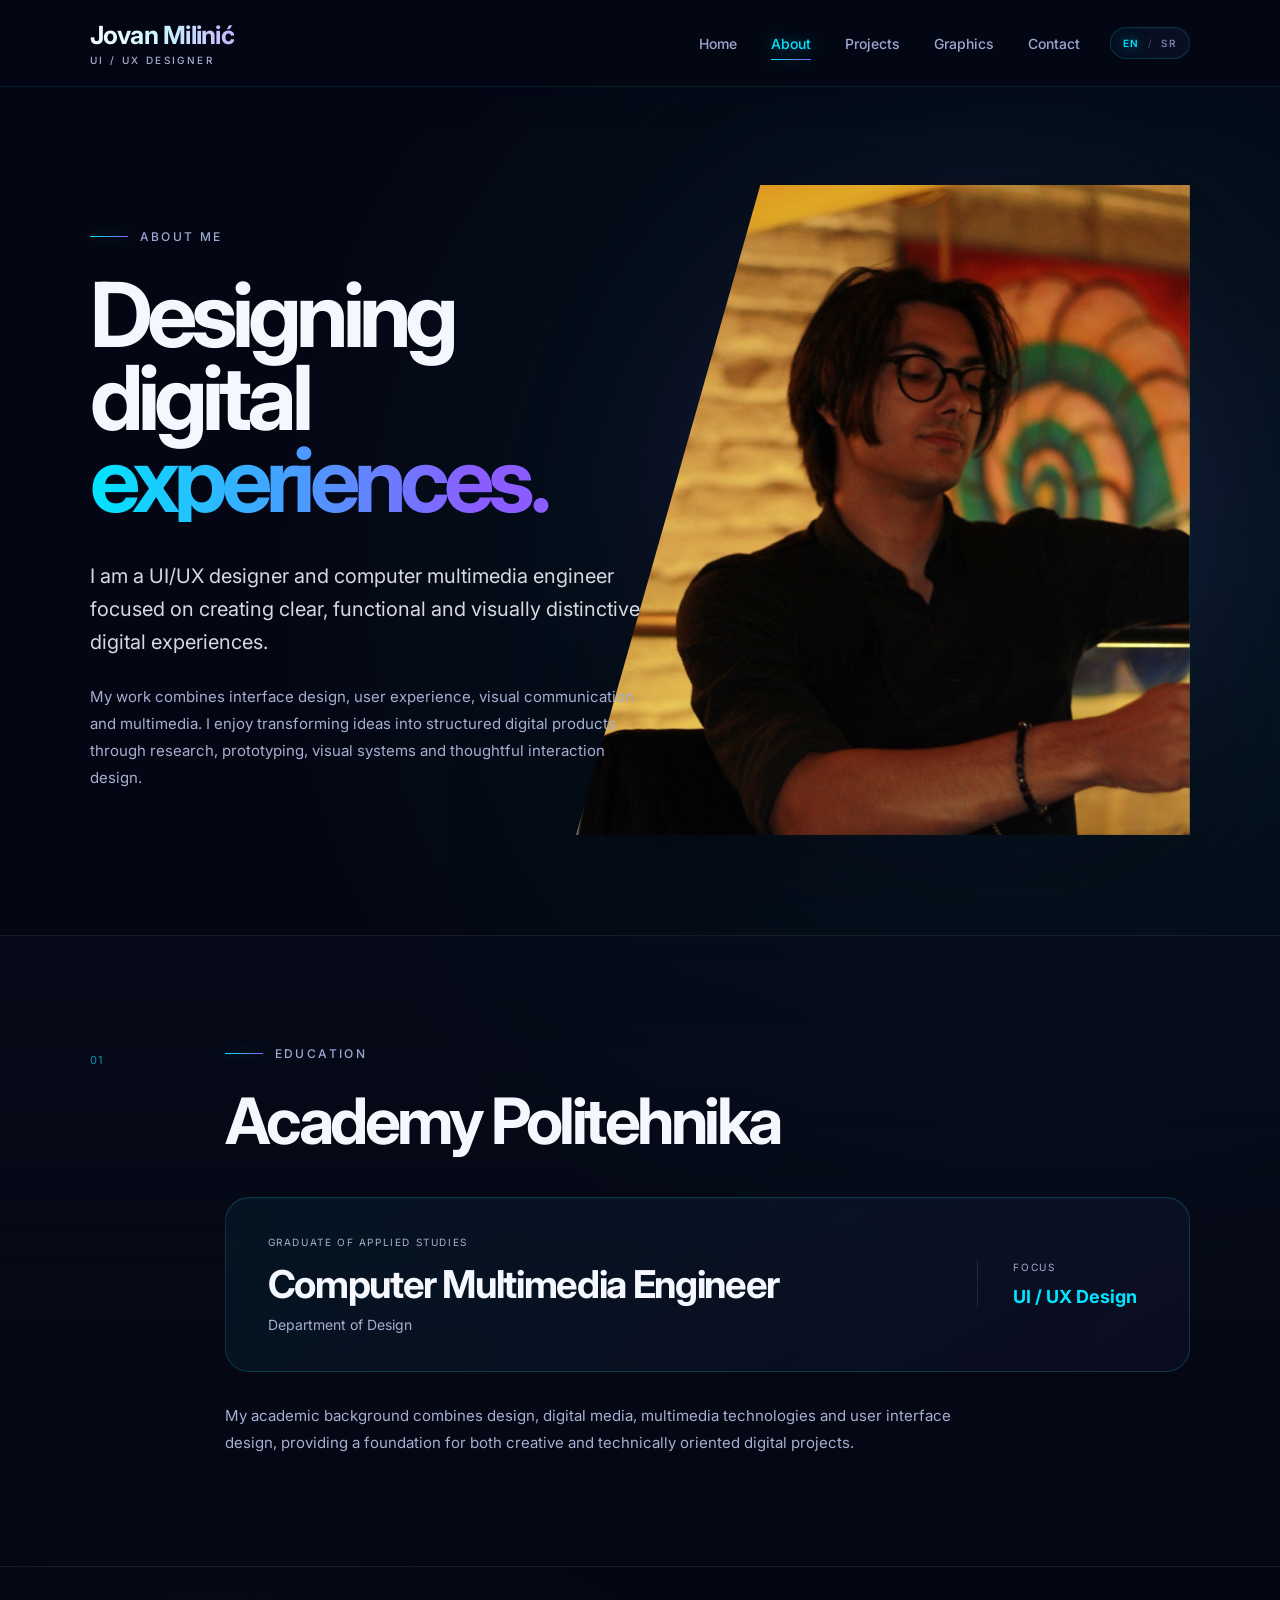
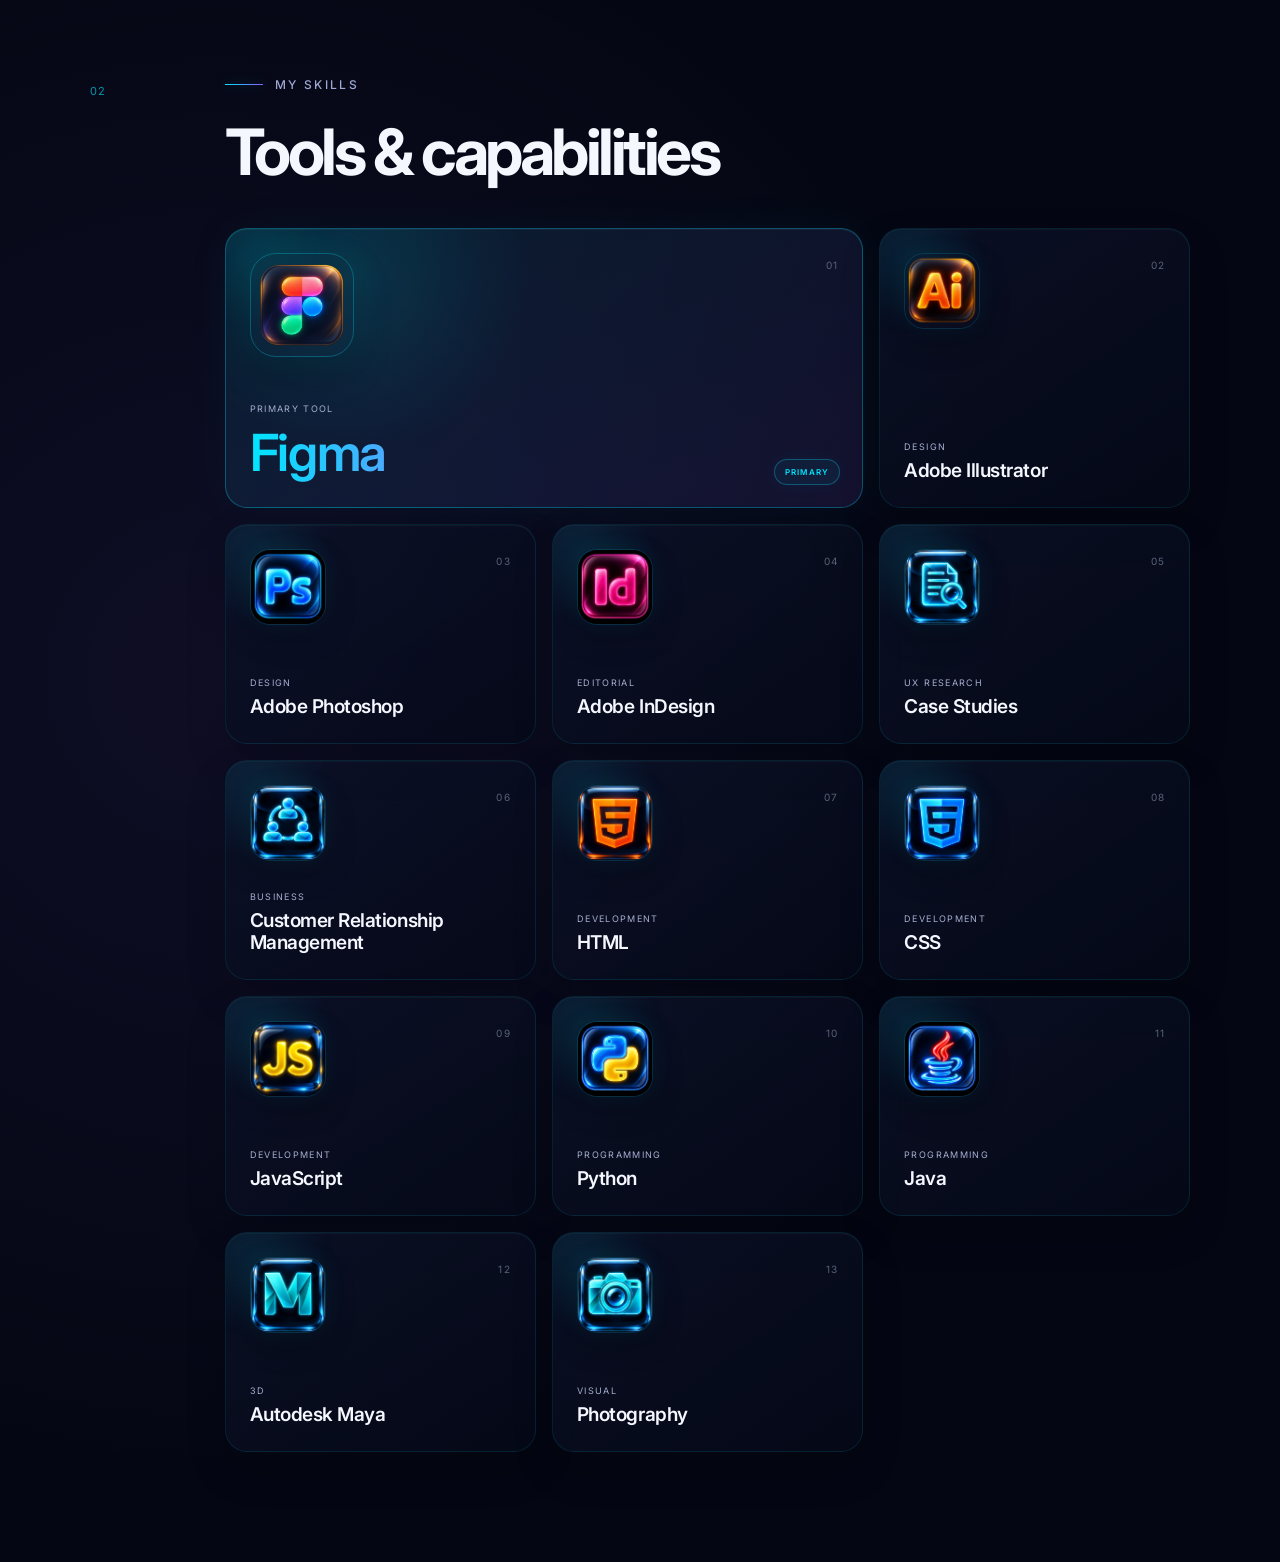
<file: about.html>
<!DOCTYPE html>
<html lang="en">

<head>

    <meta charset="UTF-8">

    <meta
        name="viewport"
        content="width=device-width, initial-scale=1.0"
    >

    <title>About — Jovan Milinić</title>
    <link rel="icon" type="image/png" sizes="32x32" href="./logo/logo.png?v=2">
    <link rel="shortcut icon" type="image/png" href="./logo/logo.png?v=2">
    <link rel="apple-touch-icon" href="./logo/logo.png?v=2">

    <meta
        name="description"
        content="About Jovan Milinić — UI/UX designer and computer multimedia engineer focused on digital products, interfaces and visual experiences."
    >

    <link
        rel="stylesheet"
        href="style.css"
    >

</head>


<body
    class="about-page"
    data-page="about"
>


<header>

    <a
        href="index.html"
        class="brand"
    >

        <div class="logo">
            Jovan Milinić
        </div>

        <div
            class="tag"
            data-i18n="brand.role"
        >
            UI / UX DESIGNER
        </div>

    </a>


    <div class="header-actions">

        <nav>

            <a
                href="index.html"
                data-i18n="nav.home"
            >
                Home
            </a>

            <a
                href="about.html"
                class="active"
                aria-current="page"
                data-i18n="nav.about"
            >
                About
            </a>

            <a
                href="projects.html"
                data-i18n="nav.projects"
            >
                Projects
            </a>

            <a
                href="graphics.html"
                data-i18n="nav.graphics"
            >
                Graphics
            </a>

            <a
                href="contact.html"
                data-i18n="nav.contact"
            >
                Contact
            </a>

        </nav>


        <div
            class="language-switcher"
            aria-label="Language selector"
        >

            <button
                type="button"
                data-language="en"
                aria-label="English"
            >
                EN
            </button>

            <span class="language-divider">
                /
            </span>

            <button
                type="button"
                data-language="sr"
                aria-label="Srpski"
            >
                SR
            </button>

        </div>

    </div>

</header>



<main class="about-content">


    <!-- =====================================================
         ABOUT HERO
    ====================================================== -->

    <section class="about-hero">


        <div class="about-copy">


            <div
                class="eyebrow"
                data-i18n="about.eyebrow"
            >
                About me
            </div>


            <h1 class="about-title">

                <span data-i18n="about.title.first">
                    Designing digital
                </span>

                <span data-i18n="about.title.second">
                    experiences.
                </span>

            </h1>


            <p
                class="about-lead"
                data-i18n="about.lead"
            >
                I am a UI/UX designer and computer multimedia engineer
                focused on creating clear, functional and visually
                distinctive digital experiences.
            </p>


            <p
                class="about-description"
                data-i18n="about.description"
            >
                My work combines interface design, user experience,
                visual communication and multimedia. I enjoy transforming
                ideas into structured digital products through research,
                prototyping, visual systems and thoughtful interaction design.
            </p>


        </div>



        <div class="about-photo-wrap">

            <div class="about-photo-glow"></div>

            <img
                src="slike/jovan.jpg"
                alt="Jovan Milinić"
                class="about-photo"
                data-i18n-alt="alt.about.photo"
            >

        </div>


    </section>



    <!-- =====================================================
         EDUCATION
    ====================================================== -->

    <section class="about-section education-section">


        <div class="section-index">
            01
        </div>


        <div class="section-content">


            <div
                class="eyebrow"
                data-i18n="about.education.eyebrow"
            >
                Education
            </div>


            <h2 data-i18n="about.education.school">
                Academy Politehnika
            </h2>


            <div class="education-card">


                <div class="education-main">

                    <span
                        class="education-label"
                        data-i18n="about.education.degreeLabel"
                    >
                        Graduate of Applied Studies
                    </span>


                    <h3 data-i18n="about.education.degree">
                        Computer Multimedia Engineer
                    </h3>


                    <p data-i18n="about.education.department">
                        Department of Design
                    </p>

                </div>


                <div class="education-side">

                    <span data-i18n="about.education.focusLabel">
                        Focus
                    </span>

                    <strong data-i18n="about.education.focus">
                        UI / UX Design
                    </strong>

                </div>


            </div>


            <p
                class="education-description"
                data-i18n="about.education.description"
            >
                My academic background combines design, digital media,
                multimedia technologies and user interface design,
                providing a foundation for both creative and
                technically oriented digital projects.
            </p>


        </div>


    </section>



    <!-- =====================================================
         SKILLS
    ====================================================== -->

    <section class="about-section skills-section">


        <div class="section-index">
            02
        </div>


        <div class="section-content">


            <div
                class="eyebrow"
                data-i18n="about.skills.eyebrow"
            >
                My skills
            </div>


            <h2 data-i18n="about.skills.title">
                Tools & capabilities
            </h2>



            <div class="skills-grid">


                <!-- FIGMA -->

                <article class="skill-card primary-skill">


                    <div class="skill-card-top">

                        <img
                            class="skill-icon"
                            src="Ikonice/Figma.png"
                            alt="Figma icon"
                            loading="lazy"
                        >

                        <span class="skill-number">
                            01
                        </span>

                    </div>


                    <div class="skill-card-copy">

                        <span
                            class="skill-category"
                            data-i18n="skill.figma.category"
                        >
                            Primary tool
                        </span>

                        <h3 data-i18n="skill.figma.name">
                            Figma
                        </h3>

                    </div>


                    <span
                        class="primary-badge"
                        data-i18n="skill.figma.primary"
                    >
                        PRIMARY
                    </span>


                </article>



                <!-- ILLUSTRATOR -->

                <article class="skill-card">

                    <div class="skill-card-top">

                        <img
                            class="skill-icon"
                            src="Ikonice/Illustrator.png"
                            alt="Adobe Illustrator icon"
                            loading="lazy"
                        >

                        <span class="skill-number">
                            02
                        </span>

                    </div>


                    <div class="skill-card-copy">

                        <span
                            class="skill-category"
                            data-i18n="skill.illustrator.category"
                        >
                            Design
                        </span>

                        <h3 data-i18n="skill.illustrator.name">
                            Adobe Illustrator
                        </h3>

                    </div>

                </article>



                <!-- PHOTOSHOP -->

                <article class="skill-card">

                    <div class="skill-card-top">

                        <img
                            class="skill-icon"
                            src="Ikonice/Photoshop.png"
                            alt="Adobe Photoshop icon"
                            loading="lazy"
                        >

                        <span class="skill-number">
                            03
                        </span>

                    </div>


                    <div class="skill-card-copy">

                        <span
                            class="skill-category"
                            data-i18n="skill.photoshop.category"
                        >
                            Design
                        </span>

                        <h3 data-i18n="skill.photoshop.name">
                            Adobe Photoshop
                        </h3>

                    </div>

                </article>



                <!-- INDESIGN -->

                <article class="skill-card">

                    <div class="skill-card-top">

                        <img
                            class="skill-icon"
                            src="Ikonice/In design.png"
                            alt="Adobe InDesign icon"
                            loading="lazy"
                        >

                        <span class="skill-number">
                            04
                        </span>

                    </div>


                    <div class="skill-card-copy">

                        <span
                            class="skill-category"
                            data-i18n="skill.indesign.category"
                        >
                            Editorial
                        </span>

                        <h3 data-i18n="skill.indesign.name">
                            Adobe InDesign
                        </h3>

                    </div>

                </article>



                <!-- CASE STUDIES -->

                <article class="skill-card">

                    <div class="skill-card-top">

                        <img
                            class="skill-icon"
                            src="Ikonice/Case studies.png"
                            alt="Case studies icon"
                            loading="lazy"
                        >

                        <span class="skill-number">
                            05
                        </span>

                    </div>


                    <div class="skill-card-copy">

                        <span
                            class="skill-category"
                            data-i18n="skill.caseStudies.category"
                        >
                            UX Research
                        </span>

                        <h3 data-i18n="skill.caseStudies.name">
                            Case Studies
                        </h3>

                    </div>

                </article>



                <!-- CRM -->

                <article class="skill-card">

                    <div class="skill-card-top">

                        <img
                            class="skill-icon"
                            src="Ikonice/Crm.png"
                            alt="Customer Relationship Management icon"
                            loading="lazy"
                        >

                        <span class="skill-number">
                            06
                        </span>

                    </div>


                    <div class="skill-card-copy">

                        <span
                            class="skill-category"
                            data-i18n="skill.crm.category"
                        >
                            Business
                        </span>

                        <h3 data-i18n="skill.crm.name">
                            Customer Relationship Management
                        </h3>

                    </div>

                </article>



                <!-- HTML -->

                <article class="skill-card">

                    <div class="skill-card-top">

                        <img
                            class="skill-icon"
                            src="Ikonice/Html.png"
                            alt="HTML icon"
                            loading="lazy"
                        >

                        <span class="skill-number">
                            07
                        </span>

                    </div>


                    <div class="skill-card-copy">

                        <span
                            class="skill-category"
                            data-i18n="skill.html.category"
                        >
                            Development
                        </span>

                        <h3 data-i18n="skill.html.name">
                            HTML
                        </h3>

                    </div>

                </article>



                <!-- CSS -->

                <article class="skill-card">

                    <div class="skill-card-top">

                        <img
                            class="skill-icon"
                            src="Ikonice/Css.png"
                            alt="CSS icon"
                            loading="lazy"
                        >

                        <span class="skill-number">
                            08
                        </span>

                    </div>


                    <div class="skill-card-copy">

                        <span
                            class="skill-category"
                            data-i18n="skill.css.category"
                        >
                            Development
                        </span>

                        <h3 data-i18n="skill.css.name">
                            CSS
                        </h3>

                    </div>

                </article>



                <!-- JAVASCRIPT -->

                <article class="skill-card">

                    <div class="skill-card-top">

                        <img
                            class="skill-icon"
                            src="Ikonice/Java Script.png"
                            alt="JavaScript icon"
                            loading="lazy"
                        >

                        <span class="skill-number">
                            09
                        </span>

                    </div>


                    <div class="skill-card-copy">

                        <span
                            class="skill-category"
                            data-i18n="skill.javascript.category"
                        >
                            Development
                        </span>

                        <h3 data-i18n="skill.javascript.name">
                            JavaScript
                        </h3>

                    </div>

                </article>



                <!-- PYTHON -->

                <article class="skill-card">

                    <div class="skill-card-top">

                        <img
                            class="skill-icon"
                            src="Ikonice/Python.png"
                            alt="Python icon"
                            loading="lazy"
                        >

                        <span class="skill-number">
                            10
                        </span>

                    </div>


                    <div class="skill-card-copy">

                        <span
                            class="skill-category"
                            data-i18n="skill.python.category"
                        >
                            Programming
                        </span>

                        <h3 data-i18n="skill.python.name">
                            Python
                        </h3>

                    </div>

                </article>



                <!-- JAVA -->

                <article class="skill-card">

                    <div class="skill-card-top">

                        <img
                            class="skill-icon"
                            src="Ikonice/Java.png"
                            alt="Java icon"
                            loading="lazy"
                        >

                        <span class="skill-number">
                            11
                        </span>

                    </div>


                    <div class="skill-card-copy">

                        <span
                            class="skill-category"
                            data-i18n="skill.java.category"
                        >
                            Programming
                        </span>

                        <h3 data-i18n="skill.java.name">
                            Java
                        </h3>

                    </div>

                </article>



                <!-- MAYA -->

                <article class="skill-card">

                    <div class="skill-card-top">

                        <img
                            class="skill-icon"
                            src="Ikonice/Maya.png"
                            alt="Autodesk Maya icon"
                            loading="lazy"
                        >

                        <span class="skill-number">
                            12
                        </span>

                    </div>


                    <div class="skill-card-copy">

                        <span
                            class="skill-category"
                            data-i18n="skill.maya.category"
                        >
                            3D
                        </span>

                        <h3 data-i18n="skill.maya.name">
                            Autodesk Maya
                        </h3>

                    </div>

                </article>



                <!-- PHOTOGRAPHY -->

                <article class="skill-card">

                    <div class="skill-card-top">

                        <img
                            class="skill-icon"
                            src="Ikonice/Photography.png"
                            alt="Photography icon"
                            loading="lazy"
                        >

                        <span class="skill-number">
                            13
                        </span>

                    </div>


                    <div class="skill-card-copy">

                        <span
                            class="skill-category"
                            data-i18n="skill.photography.category"
                        >
                            Visual
                        </span>

                        <h3 data-i18n="skill.photography.name">
                            Photography
                        </h3>

                    </div>

                </article>


            </div>


        </div>


    </section>


</main>


<script src="Language.js"></script>

</body>

</html>
</file>
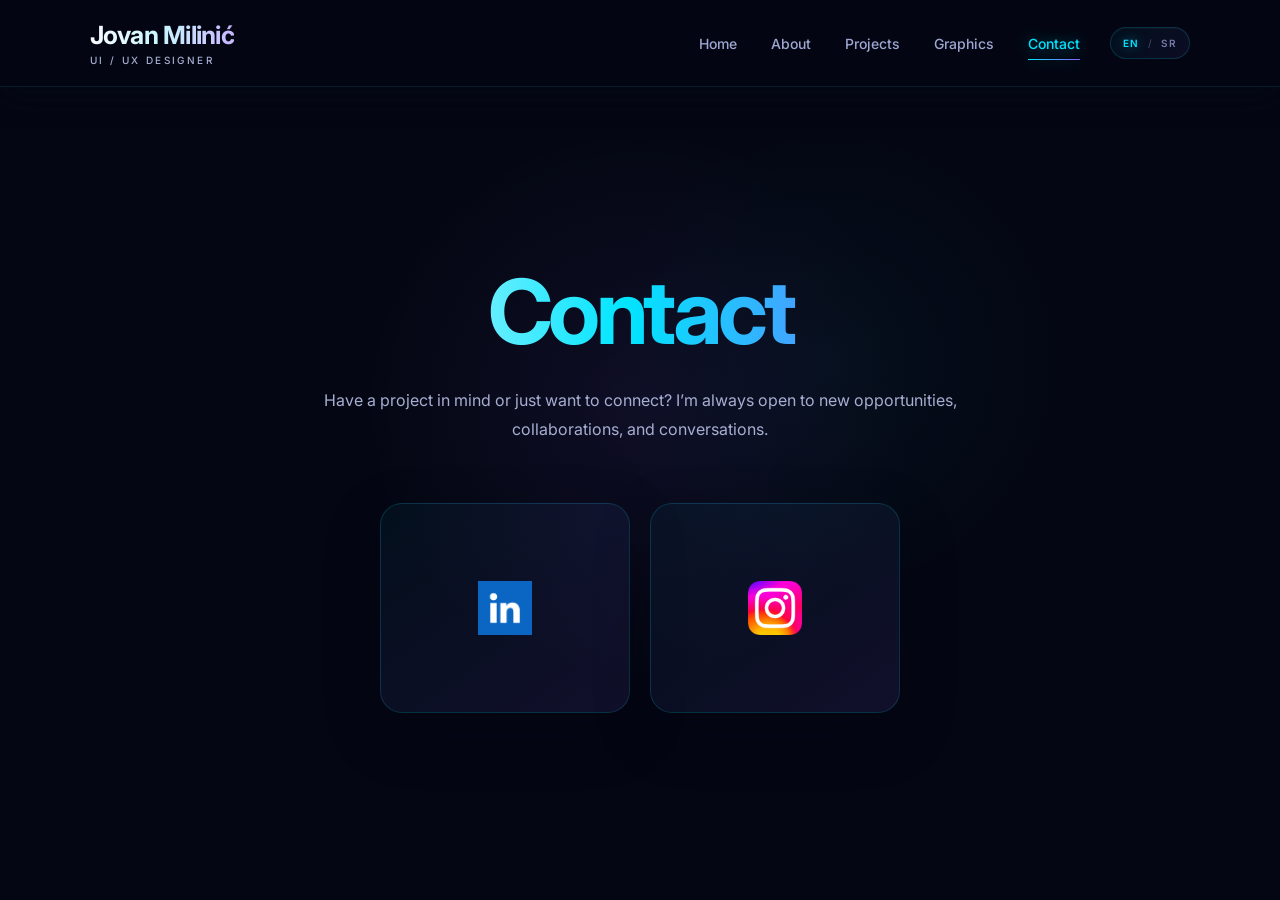
<file: contact.html>
<!DOCTYPE html>
<html lang="en">

<head>

    <meta charset="UTF-8">

    <meta
        name="viewport"
        content="width=device-width, initial-scale=1.0"
    >

    <title>Contact — Jovan Milinić</title>
    <link rel="icon" type="image/png" sizes="32x32" href="./logo/logo.png?v=2">
    <link rel="shortcut icon" type="image/png" href="./logo/logo.png?v=2">
    <link rel="apple-touch-icon" href="./logo/logo.png?v=2">

    <meta
        name="description"
        content="Contact Jovan Milinić for UI/UX design, digital design and creative collaborations."
    >

    <link
        rel="stylesheet"
        href="style.css"
    >

</head>


<body
    class="contact-page"
    data-page="contact"
>


<header>

    <a
        href="index.html"
        class="brand"
    >

        <div class="logo">
            Jovan Milinić
        </div>

        <div
            class="tag"
            data-i18n="brand.role"
        >
            UI / UX DESIGNER
        </div>

    </a>


    <div class="header-actions">

        <nav>

            <a
                href="index.html"
                data-i18n="nav.home"
            >
                Home
            </a>

            <a
                href="about.html"
                data-i18n="nav.about"
            >
                About
            </a>

            <a
                href="projects.html"
                data-i18n="nav.projects"
            >
                Projects
            </a>

            <a
                href="graphics.html"
                data-i18n="nav.graphics"
            >
                Graphics
            </a>

            <a
                href="contact.html"
                class="active"
                aria-current="page"
                data-i18n="nav.contact"
            >
                Contact
            </a>

        </nav>


        <div
            class="language-switcher"
            aria-label="Language selector"
        >

            <button
                type="button"
                data-language="en"
                aria-label="English"
            >
                EN
            </button>

            <span class="language-divider">
                /
            </span>

            <button
                type="button"
                data-language="sr"
                aria-label="Srpski"
            >
                SR
            </button>

        </div>

    </div>

</header>



<section class="contact">


    <div class="contact-intro">

        <h1 data-i18n="contact.title">
            Contact
        </h1>

        <p data-i18n="contact.description">
            Have a project in mind or just want to connect?
            I’m always open to new opportunities,
            collaborations, and conversations.
        </p>

    </div>



    <div class="contact-grid">


        <!-- LINKEDIN -->

        <a
            class="contact-card linkedin"
            href="https://www.linkedin.com/in/jovan-milini%C4%87-615735283?utm_source=share_via&utm_content=profile&utm_medium=member_ios"
            target="_blank"
            rel="noopener noreferrer"
        >

            <img
                src="slike/linkedin.png"
                alt="LinkedIn icon"
                data-i18n-alt="alt.linkedin"
            >

        </a>



        <!-- INSTAGRAM -->

        <a
            class="contact-card instagram"
            href="https://www.instagram.com/jovanmilinic/"
            target="_blank"
            rel="noopener noreferrer"
        >

            <img
                src="slike/instagram.png"
                alt="Instagram icon"
                data-i18n-alt="alt.instagram"
            >

        </a>


    </div>


</section>


<script src="Language.js"></script>

</body>

</html>
</file>
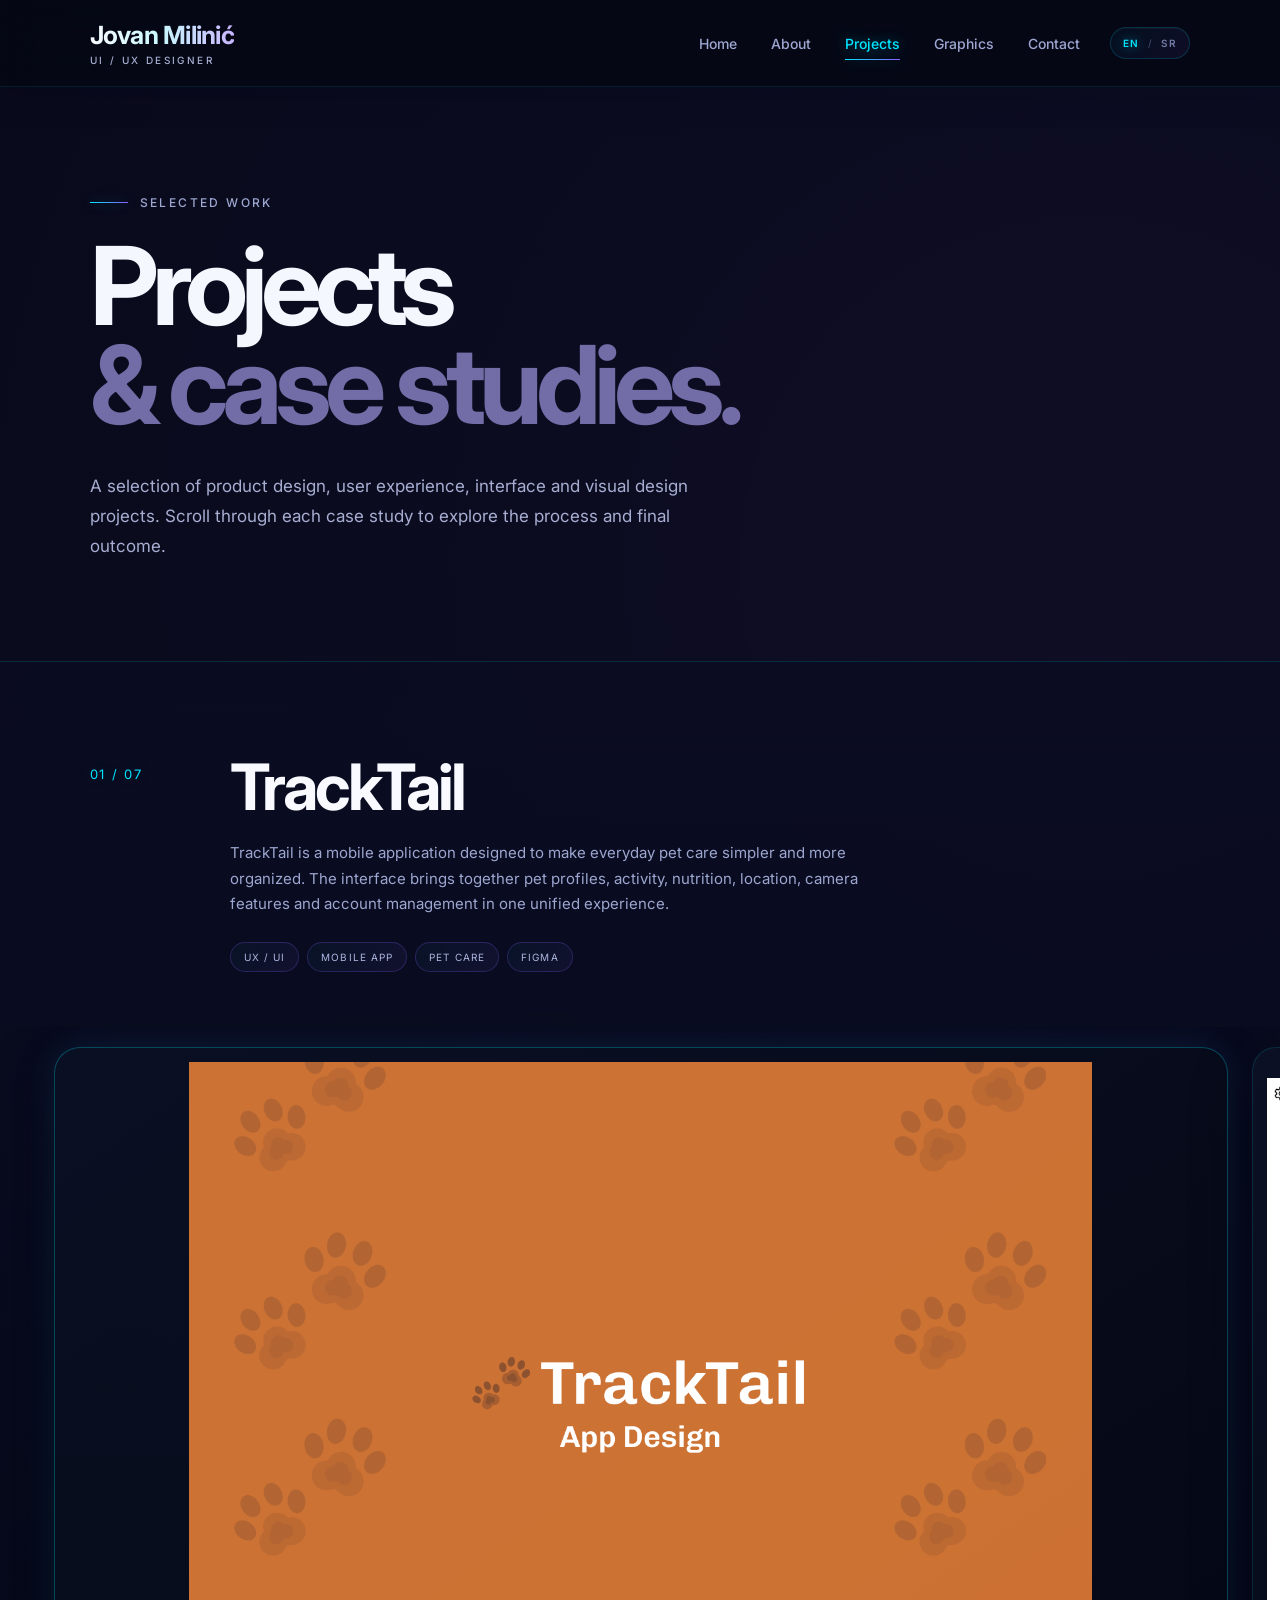
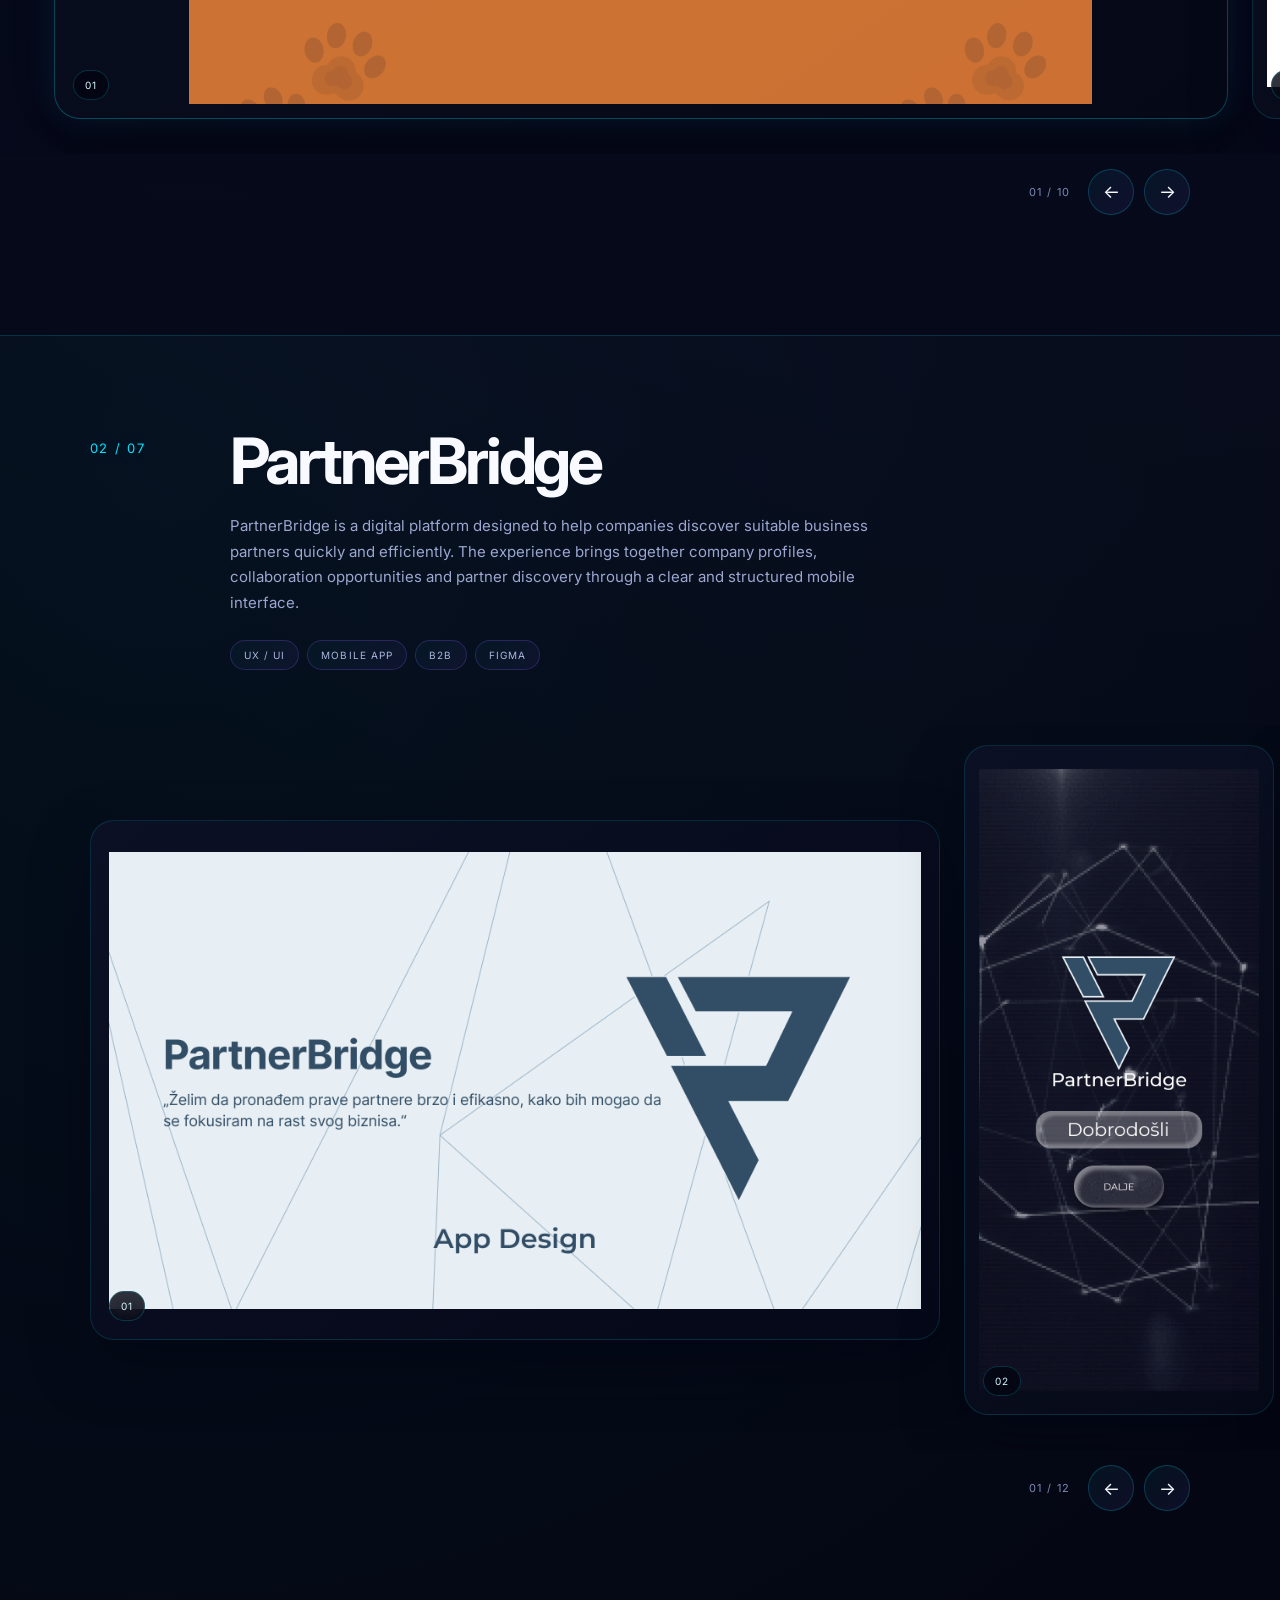
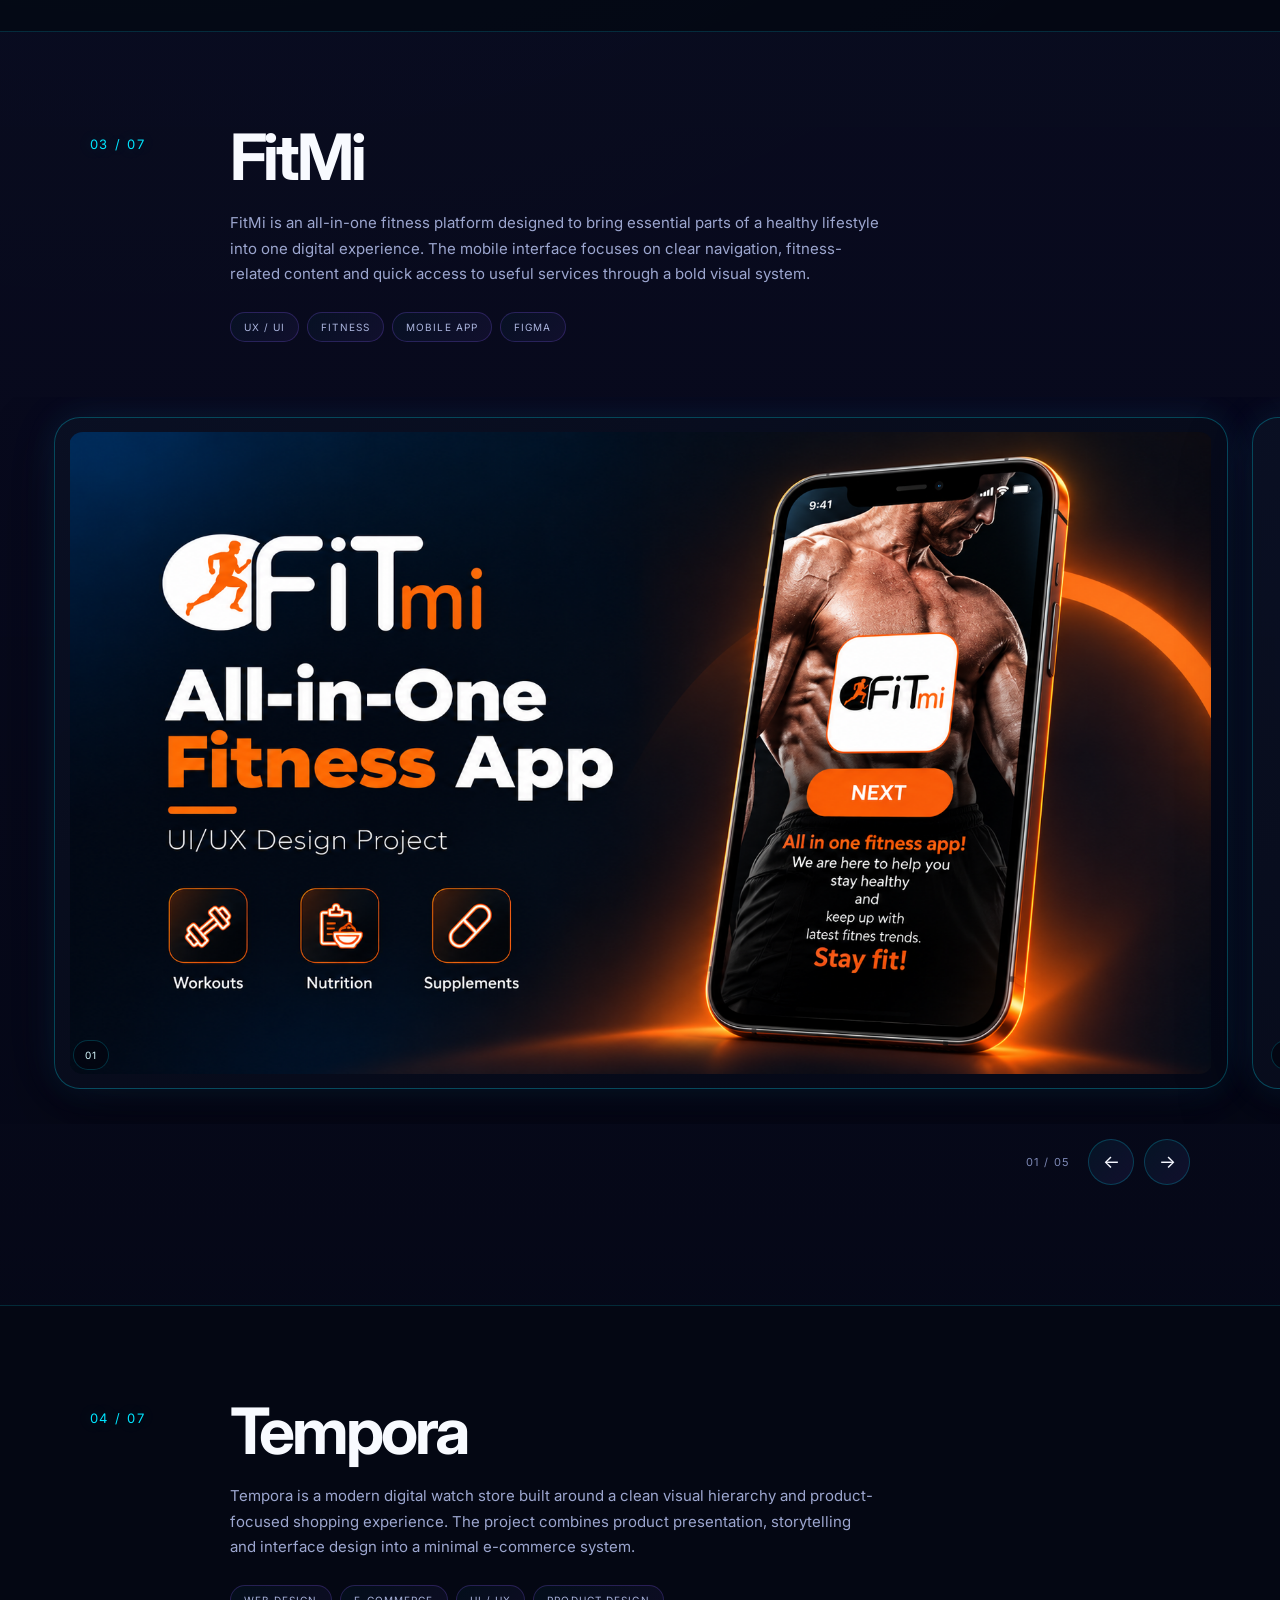
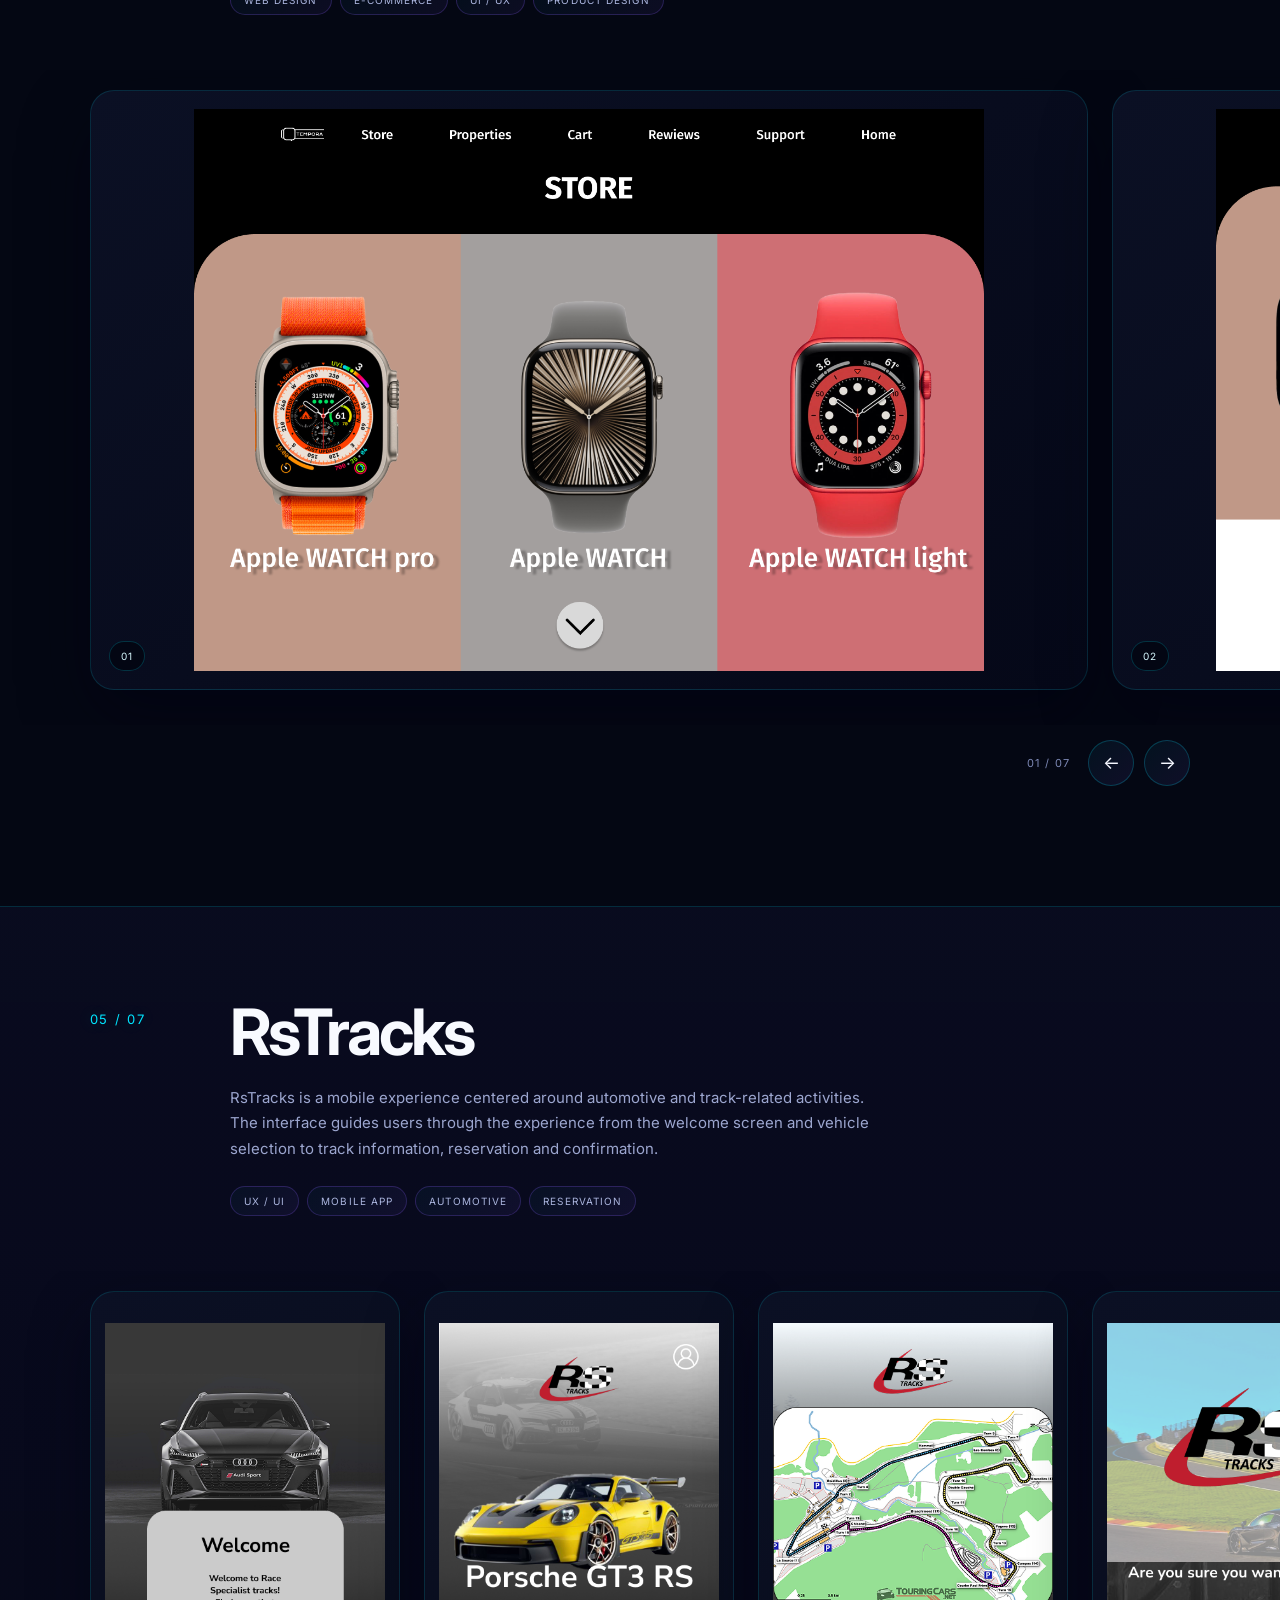
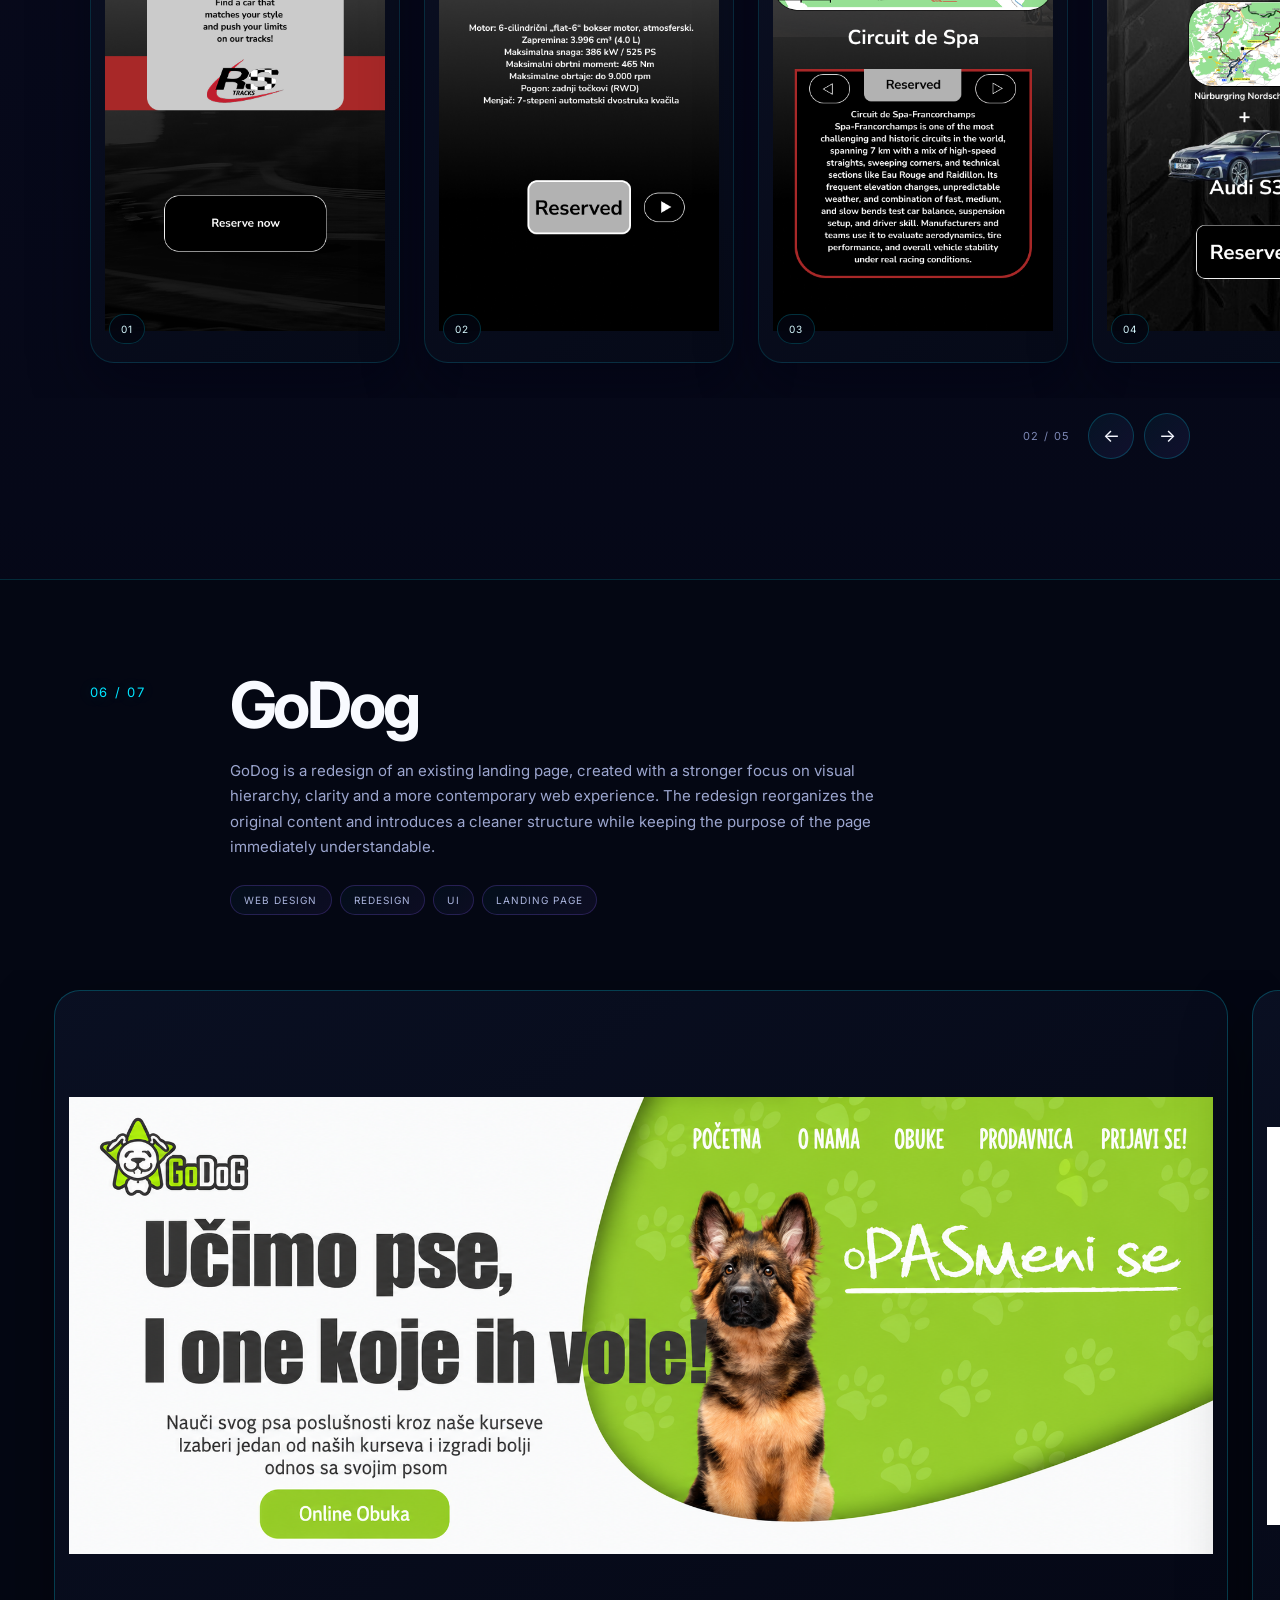
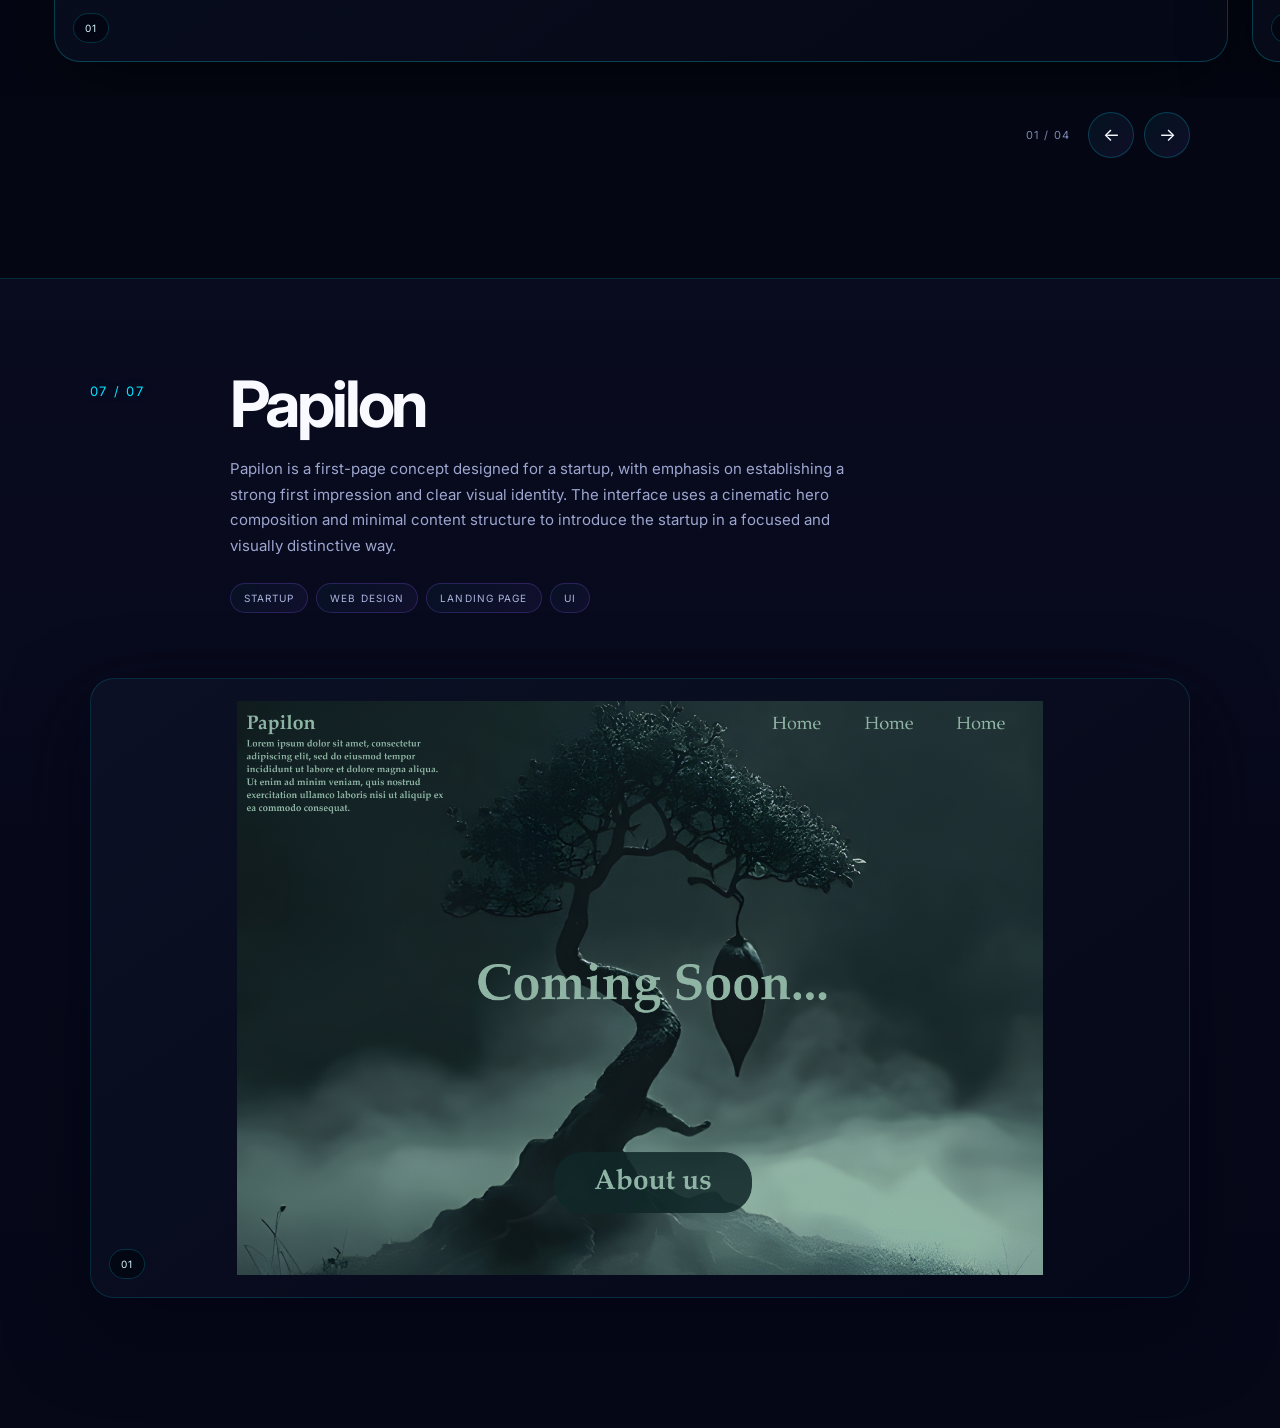
<file: projects.html>
<!DOCTYPE html>
<html lang="en">

<head>

    <meta charset="UTF-8">

    <meta
        name="viewport"
        content="width=device-width, initial-scale=1.0"
    >

    <title>Projects — Jovan Milinić</title>
    <link rel="icon" type="image/png" sizes="32x32" href="./logo/logo.png?v=2">
    <link rel="shortcut icon" type="image/png" href="./logo/logo.png?v=2">
    <link rel="apple-touch-icon" href="./logo/logo.png?v=2">

    <meta
        name="description"
        content="Selected UI/UX and digital design projects by Jovan Milinić."
    >

    <link
        rel="stylesheet"
        href="style.css"
    >

</head>


<body
    class="projects-page"
    data-page="projects"
>


<header>

    <a
        href="index.html"
        class="brand"
    >

        <div class="logo">
            Jovan Milinić
        </div>

        <div
            class="tag"
            data-i18n="brand.role"
        >
            UI / UX DESIGNER
        </div>

    </a>


    <div class="header-actions">

        <nav>

            <a
                href="index.html"
                data-i18n="nav.home"
            >
                Home
            </a>

            <a
                href="about.html"
                data-i18n="nav.about"
            >
                About
            </a>

            <a
                href="projects.html"
                class="active"
                aria-current="page"
                data-i18n="nav.projects"
            >
                Projects
            </a>

            <a
                href="graphics.html"
                data-i18n="nav.graphics"
            >
                Graphics
            </a>

            <a
                href="contact.html"
                data-i18n="nav.contact"
            >
                Contact
            </a>

        </nav>


        <div
            class="language-switcher"
            aria-label="Language selector"
        >

            <button
                type="button"
                data-language="en"
                aria-label="English"
            >
                EN
            </button>

            <span class="language-divider">
                /
            </span>

            <button
                type="button"
                data-language="sr"
                aria-label="Srpski"
            >
                SR
            </button>

        </div>

    </div>

</header>



<main class="projects-showcase">


<!-- ======================================================
     INTRO
====================================================== -->

<section class="projects-intro">

    <div
        class="eyebrow"
        data-i18n="projects.eyebrow"
    >
        Selected work
    </div>


    <h1>

        <span data-i18n="projects.title.first">
            Projects
        </span>

        <span data-i18n="projects.title.second">
            & case studies.
        </span>

    </h1>


    <p
        class="projects-intro-text"
        data-i18n="projects.description"
    >
        A selection of product design, user experience,
        interface and visual design projects.
        Scroll through each case study to explore
        the process and final outcome.
    </p>

</section>



<!-- ======================================================
     PROJECT 01
     TRACKTAIL
====================================================== -->

<section class="case-study">

    <div class="case-header">

        <div class="case-number">
            01 / 07
        </div>

        <div>

            <h2 class="case-title">
                TrackTail
            </h2>

            <p
                class="case-description"
                data-i18n="project1.description"
            >
                TrackTail is a mobile application designed to make
                everyday pet care simpler and more organized.
                The interface brings together pet profiles, activity,
                nutrition, location, camera features and account
                management in one unified experience.
            </p>

            <div class="project-tags">

                <span
                    class="project-tag"
                    data-i18n="project1.tag1"
                >
                    UX / UI
                </span>

                <span
                    class="project-tag"
                    data-i18n="project1.tag2"
                >
                    Mobile App
                </span>

                <span
                    class="project-tag"
                    data-i18n="project1.tag3"
                >
                    Pet Care
                </span>

                <span
                    class="project-tag"
                    data-i18n="project1.tag4"
                >
                    Figma
                </span>

            </div>

        </div>

    </div>


    <div class="project-deck-wrap phone-project">

        <div
            class="project-deck phone-deck"
            id="project1"
        >

            <div class="project-slide phone-slide">

                <img
                    src="projekat1/tra.png"
                    alt="TrackTail introduction screen"
                    loading="lazy"
                >

                <span class="slide-number">
                    01
                </span>

            </div>


            <div class="project-slide phone-slide">

                <img
                    src="projekat1/HOME.png"
                    alt="TrackTail home screen"
                    loading="lazy"
                >

                <span class="slide-number">
                    02
                </span>

            </div>


            <div class="project-slide phone-slide">

                <img
                    src="projekat1/Aktivnost_i_kretanje.png"
                    alt="TrackTail activity screen"
                    loading="lazy"
                >

                <span class="slide-number">
                    03
                </span>

            </div>


            <div class="project-slide phone-slide">

                <img
                    src="projekat1/ISHRANA.png"
                    alt="TrackTail nutrition screen"
                    loading="lazy"
                >

                <span class="slide-number">
                    04
                </span>

            </div>


            <div class="project-slide phone-slide">

                <img
                    src="projekat1/LJUBIMCI.png"
                    alt="TrackTail pets screen"
                    loading="lazy"
                >

                <span class="slide-number">
                    05
                </span>

            </div>


            <div class="project-slide phone-slide">

                <img
                    src="projekat1/LJUBIMCI2x.png"
                    alt="TrackTail pet details screen"
                    loading="lazy"
                >

                <span class="slide-number">
                    06
                </span>

            </div>


            <div class="project-slide phone-slide">

                <img
                    src="projekat1/LOKACIJA.png"
                    alt="TrackTail location screen"
                    loading="lazy"
                >

                <span class="slide-number">
                    07
                </span>

            </div>


            <div class="project-slide phone-slide">

                <img
                    src="projekat1/KAMERA.png"
                    alt="TrackTail camera screen"
                    loading="lazy"
                >

                <span class="slide-number">
                    08
                </span>

            </div>


            <div class="project-slide phone-slide">

                <img
                    src="projekat1/CLANOVI_PORODICE.png"
                    alt="TrackTail family members screen"
                    loading="lazy"
                >

                <span class="slide-number">
                    09
                </span>

            </div>


            <div class="project-slide phone-slide">

                <img
                    src="projekat1/NALOG_I_PLACANJA.png"
                    alt="TrackTail account screen"
                    loading="lazy"
                >

                <span class="slide-number">
                    10
                </span>

            </div>

        </div>


        <div class="deck-controls">

            <span class="deck-progress">
                01 / 10
            </span>

            <button
                class="deck-btn"
                onclick="moveDeck('project1', -1)"
                aria-label="Previous TrackTail screen"
                data-i18n-aria-label="project1.prev"
            >
                ←
            </button>

            <button
                class="deck-btn"
                onclick="moveDeck('project1', 1)"
                aria-label="Next TrackTail screen"
                data-i18n-aria-label="project1.next"
            >
                →
            </button>

        </div>

    </div>

</section>



<!-- ======================================================
     PROJECT 02
     PARTNERBRIDGE
====================================================== -->

<section class="case-study">

    <div class="case-header">

        <div class="case-number">
            02 / 07
        </div>

        <div>

            <h2 class="case-title">
                PartnerBridge
            </h2>

            <p
                class="case-description"
                data-i18n="project2.description"
            >
                PartnerBridge is a digital platform designed
                to help companies discover suitable business
                partners quickly and efficiently.

                The experience brings together company profiles,
                collaboration opportunities and partner discovery
                through a clear and structured mobile interface.
            </p>

            <div class="project-tags">

                <span
                    class="project-tag"
                    data-i18n="project2.tag1"
                >
                    UX / UI
                </span>

                <span
                    class="project-tag"
                    data-i18n="project2.tag2"
                >
                    Mobile App
                </span>

                <span
                    class="project-tag"
                    data-i18n="project2.tag3"
                >
                    B2B
                </span>

                <span
                    class="project-tag"
                    data-i18n="project2.tag4"
                >
                    Figma
                </span>

            </div>

        </div>

    </div>


    <div class="project-deck-wrap mixed-project">

        <div
            class="project-deck mixed-deck"
            id="project2"
        >

            <div class="project-slide mixed-wide-slide">

                <img
                    src="projekat2/Thumbnail.png"
                    alt="PartnerBridge thumbnail"
                    loading="lazy"
                >

                <span class="slide-number">
                    01
                </span>

            </div>


            <div class="project-slide mixed-phone-slide">

                <img
                    src="projekat2/WELCOME.png"
                    alt="PartnerBridge welcome screen"
                    loading="lazy"
                >

                <span class="slide-number">
                    02
                </span>

            </div>


            <div class="project-slide mixed-phone-slide">

                <img
                    src="projekat2/HOME.png"
                    alt="PartnerBridge home screen"
                    loading="lazy"
                >

                <span class="slide-number">
                    03
                </span>

            </div>


            <div class="project-slide mixed-phone-slide">

                <img
                    src="projekat2/LISTA_PONUDA.png"
                    alt="PartnerBridge offers"
                    loading="lazy"
                >

                <span class="slide-number">
                    04
                </span>

            </div>


            <div class="project-slide mixed-phone-slide">

                <img
                    src="projekat2/PROFIL_OSOBE.png"
                    alt="PartnerBridge profile"
                    loading="lazy"
                >

                <span class="slide-number">
                    05
                </span>

            </div>


            <div class="project-slide mixed-phone-slide">

                <img
                    src="projekat2/PROFIL1.png"
                    alt="PartnerBridge profile details"
                    loading="lazy"
                >

                <span class="slide-number">
                    06
                </span>

            </div>


            <div class="project-slide mixed-phone-slide">

                <img
                    src="projekat2/TRENUTNA_SARADNJA.png"
                    alt="PartnerBridge collaboration"
                    loading="lazy"
                >

                <span class="slide-number">
                    07
                </span>

            </div>


            <div class="project-slide mixed-phone-slide">

                <img
                    src="projekat2/dada.png"
                    alt="PartnerBridge screen"
                    loading="lazy"
                >

                <span class="slide-number">
                    08
                </span>

            </div>


            <div class="project-slide mixed-wide-slide">

                <img
                    src="projekat2/PROBLEM_KOJI_SE_RESAVA.png"
                    alt="PartnerBridge problem"
                    loading="lazy"
                >

                <span class="slide-number">
                    09
                </span>

            </div>


            <div class="project-slide mixed-wide-slide">

                <img
                    src="projekat2/PARTNER_BRIDGE.png"
                    alt="PartnerBridge branding"
                    loading="lazy"
                >

                <span class="slide-number">
                    10
                </span>

            </div>


            <div class="project-slide mixed-wide-slide">

                <img
                    src="projekat2/LOGO.png"
                    alt="PartnerBridge logo"
                    loading="lazy"
                >

                <span class="slide-number">
                    11
                </span>

            </div>


            <div class="project-slide mixed-wide-slide">

                <img
                    src="projekat2/NAVBAR.png"
                    alt="PartnerBridge navigation"
                    loading="lazy"
                >

                <span class="slide-number">
                    12
                </span>

            </div>

        </div>


        <div class="deck-controls">

            <span class="deck-progress">
                01 / 12
            </span>

            <button
                class="deck-btn"
                onclick="moveDeck('project2', -1)"
                aria-label="Previous PartnerBridge screen"
                data-i18n-aria-label="project2.prev"
            >
                ←
            </button>

            <button
                class="deck-btn"
                onclick="moveDeck('project2', 1)"
                aria-label="Next PartnerBridge screen"
                data-i18n-aria-label="project2.next"
            >
                →
            </button>

        </div>

    </div>

</section>



<!-- ======================================================
     PROJECT 03
     FITMI
====================================================== -->

<section class="case-study">

    <div class="case-header">

        <div class="case-number">
            03 / 07
        </div>

        <div>

            <h2 class="case-title">
                FitMi
            </h2>

            <p
                class="case-description"
                data-i18n="project3.description"
            >
                FitMi is an all-in-one fitness platform designed
                to bring essential parts of a healthy lifestyle
                into one digital experience.

                The mobile interface focuses on clear navigation,
                fitness-related content and quick access to useful
                services through a bold visual system.
            </p>

            <div class="project-tags">

                <span
                    class="project-tag"
                    data-i18n="project3.tag1"
                >
                    UX / UI
                </span>

                <span
                    class="project-tag"
                    data-i18n="project3.tag2"
                >
                    Fitness
                </span>

                <span
                    class="project-tag"
                    data-i18n="project3.tag3"
                >
                    Mobile App
                </span>

                <span
                    class="project-tag"
                    data-i18n="project3.tag4"
                >
                    Figma
                </span>

            </div>

        </div>

    </div>


    <div class="project-deck-wrap phone-project">

        <div
            class="project-deck phone-deck"
            id="project3"
        >

            <div class="project-slide phone-slide fitmi-cover-slide">

                <img
                    src="projekat3/Naslovna.png"
                    alt="FitMi project cover"
                    loading="lazy"
                >

                <span class="slide-number">
                    01
                </span>

            </div>


            <div class="project-slide phone-slide fitmi-mockup-slide">

                <img
                    src="projekat3/mockup.png"
                    alt="FitMi application mockup"
                    loading="lazy"
                >

                <span class="slide-number">
                    02
                </span>

            </div>


            <div class="project-slide phone-slide">

                <img
                    src="projekat3/naslovnafm.jpg"
                    alt="FitMi opening screen"
                    loading="lazy"
                >

                <span class="slide-number">
                    03
                </span>

            </div>


            <div class="project-slide phone-slide">

                <img
                    src="projekat3/screenfm1.jpg"
                    alt="FitMi application screen"
                    loading="lazy"
                >

                <span class="slide-number">
                    04
                </span>

            </div>


            <div class="project-slide phone-slide">

                <img
                    src="projekat3/screenfm2.jpg"
                    alt="FitMi application screen"
                    loading="lazy"
                >

                <span class="slide-number">
                    05
                </span>

            </div>

        </div>


        <div class="deck-controls">

            <span class="deck-progress">
                01 / 05
            </span>

            <button
                class="deck-btn"
                onclick="moveDeck('project3', -1)"
                aria-label="Previous FitMi screen"
                data-i18n-aria-label="project3.prev"
            >
                ←
            </button>

            <button
                class="deck-btn"
                onclick="moveDeck('project3', 1)"
                aria-label="Next FitMi screen"
                data-i18n-aria-label="project3.next"
            >
                →
            </button>

        </div>

    </div>

</section>



<!-- ======================================================
     PROJECT 04
     TEMPORA
====================================================== -->

<section class="case-study">

    <div class="case-header">

        <div class="case-number">
            04 / 07
        </div>

        <div>

            <h2 class="case-title">
                Tempora
            </h2>

            <p
                class="case-description"
                data-i18n="project4.description"
            >
                Tempora is a modern digital watch store built
                around a clean visual hierarchy and product-focused
                shopping experience.

                The project combines product presentation,
                storytelling and interface design into a minimal
                e-commerce system.
            </p>

            <div class="project-tags">

                <span
                    class="project-tag"
                    data-i18n="project4.tag1"
                >
                    Web Design
                </span>

                <span
                    class="project-tag"
                    data-i18n="project4.tag2"
                >
                    E-commerce
                </span>

                <span
                    class="project-tag"
                    data-i18n="project4.tag3"
                >
                    UI / UX
                </span>

                <span
                    class="project-tag"
                    data-i18n="project4.tag4"
                >
                    Product Design
                </span>

            </div>

        </div>

    </div>


    <div class="project-deck-wrap presentation-project">

        <div
            class="project-deck presentation-deck"
            id="project4"
        >

            <div class="project-slide presentation-slide">

                <img
                    src="projekat4/PRODUCTS.png"
                    alt="Tempora products"
                    loading="lazy"
                >

                <span class="slide-number">
                    01
                </span>

            </div>


            <div class="project-slide presentation-slide">

                <img
                    src="projekat4/PRODUCT_A.png"
                    alt="Tempora product"
                    loading="lazy"
                >

                <span class="slide-number">
                    02
                </span>

            </div>


            <div class="project-slide presentation-slide">

                <img
                    src="projekat4/DETAILS_A.png"
                    alt="Tempora details"
                    loading="lazy"
                >

                <span class="slide-number">
                    03
                </span>

            </div>


            <div class="project-slide presentation-slide">

                <img
                    src="projekat4/NEW_THINGS.png"
                    alt="Tempora new products"
                    loading="lazy"
                >

                <span class="slide-number">
                    04
                </span>

            </div>


            <div class="project-slide presentation-slide">

                <img
                    src="projekat4/STORY_1.png"
                    alt="Tempora story"
                    loading="lazy"
                >

                <span class="slide-number">
                    05
                </span>

            </div>


            <div class="project-slide presentation-slide">

                <img
                    src="projekat4/STORY_2.png"
                    alt="Tempora story"
                    loading="lazy"
                >

                <span class="slide-number">
                    06
                </span>

            </div>


            <div class="project-slide presentation-slide">

                <img
                    src="projekat4/LAST_PAGE.png"
                    alt="Tempora final page"
                    loading="lazy"
                >

                <span class="slide-number">
                    07
                </span>

            </div>

        </div>


        <div class="deck-controls">

            <span class="deck-progress">
                01 / 07
            </span>

            <button
                class="deck-btn"
                onclick="moveDeck('project4', -1)"
                aria-label="Previous Tempora screen"
                data-i18n-aria-label="project4.prev"
            >
                ←
            </button>

            <button
                class="deck-btn"
                onclick="moveDeck('project4', 1)"
                aria-label="Next Tempora screen"
                data-i18n-aria-label="project4.next"
            >
                →
            </button>

        </div>

    </div>

</section>



<!-- ======================================================
     PROJECT 05
     RSTRACKS
====================================================== -->

<section class="case-study">

    <div class="case-header">

        <div class="case-number">
            05 / 07
        </div>

        <div>

            <h2 class="case-title">
                RsTracks
            </h2>

            <p
                class="case-description"
                data-i18n="project5.description"
            >
                RsTracks is a mobile experience centered around
                automotive and track-related activities.

                The interface guides users through the experience
                from the welcome screen and vehicle selection
                to track information, reservation and confirmation.
            </p>

            <div class="project-tags">

                <span
                    class="project-tag"
                    data-i18n="project5.tag1"
                >
                    UX / UI
                </span>

                <span
                    class="project-tag"
                    data-i18n="project5.tag2"
                >
                    Mobile App
                </span>

                <span
                    class="project-tag"
                    data-i18n="project5.tag3"
                >
                    Automotive
                </span>

                <span
                    class="project-tag"
                    data-i18n="project5.tag4"
                >
                    Reservation
                </span>

            </div>

        </div>

    </div>


    <div class="project-deck-wrap phone-project">

        <div
            class="project-deck phone-deck"
            id="project5"
        >

            <div class="project-slide phone-slide">

                <img
                    src="projekat5/WELCOME.png"
                    alt="RsTracks welcome"
                    loading="lazy"
                >

                <span class="slide-number">
                    01
                </span>

            </div>


            <div class="project-slide phone-slide">

                <img
                    src="projekat5/AUTO_1.png"
                    alt="RsTracks vehicle selection"
                    loading="lazy"
                >

                <span class="slide-number">
                    02
                </span>

            </div>


            <div class="project-slide phone-slide">

                <img
                    src="projekat5/STAZA_1.png"
                    alt="RsTracks track"
                    loading="lazy"
                >

                <span class="slide-number">
                    03
                </span>

            </div>


            <div class="project-slide phone-slide">

                <img
                    src="projekat5/REZERVACIJA.png"
                    alt="RsTracks reservation"
                    loading="lazy"
                >

                <span class="slide-number">
                    04
                </span>

            </div>


            <div class="project-slide phone-slide">

                <img
                    src="projekat5/ZAHVALNICA.png"
                    alt="RsTracks confirmation"
                    loading="lazy"
                >

                <span class="slide-number">
                    05
                </span>

            </div>

        </div>


        <div class="deck-controls">

            <span class="deck-progress">
                01 / 05
            </span>

            <button
                class="deck-btn"
                onclick="moveDeck('project5', -1)"
                aria-label="Previous RsTracks screen"
                data-i18n-aria-label="project5.prev"
            >
                ←
            </button>

            <button
                class="deck-btn"
                onclick="moveDeck('project5', 1)"
                aria-label="Next RsTracks screen"
                data-i18n-aria-label="project5.next"
            >
                →
            </button>

        </div>

    </div>

</section>



<!-- ======================================================
     PROJECT 06
     GODOG
====================================================== -->

<section class="case-study">

    <div class="case-header">

        <div class="case-number">
            06 / 07
        </div>

        <div>

            <h2 class="case-title">
                GoDog
            </h2>

            <p
                class="case-description"
                data-i18n="project6.description"
            >
                GoDog is a redesign of an existing landing page,
                created with a stronger focus on visual hierarchy,
                clarity and a more contemporary web experience.

                The redesign reorganizes the original content
                and introduces a cleaner structure while keeping
                the purpose of the page immediately understandable.
            </p>

            <div class="project-tags">

                <span
                    class="project-tag"
                    data-i18n="project6.tag1"
                >
                    Web Design
                </span>

                <span
                    class="project-tag"
                    data-i18n="project6.tag2"
                >
                    Redesign
                </span>

                <span
                    class="project-tag"
                    data-i18n="project6.tag3"
                >
                    UI
                </span>

                <span
                    class="project-tag"
                    data-i18n="project6.tag4"
                >
                    Landing Page
                </span>

            </div>

        </div>

    </div>


    <div class="project-deck-wrap godog-project">

        <div
            class="project-deck godog-deck"
            id="project6"
        >

            <div class="project-slide godog-cover-slide">

                <img
                    src="projekat6/Naslovna.png"
                    alt="GoDog project cover"
                    loading="lazy"
                >

                <span class="slide-number">
                    01
                </span>

            </div>


            <div class="project-slide godog-page-slide">

                <img
                    src="projekat6/godog.png"
                    alt="GoDog landing page redesign"
                    loading="lazy"
                >

                <span class="slide-number">
                    02
                </span>

            </div>


            <div class="project-slide godog-mockup-slide">

                <img
                    src="projekat6/mockup.png"
                    alt="GoDog laptop mockup"
                    loading="lazy"
                >

                <span class="slide-number">
                    03
                </span>

            </div>


            <div class="project-slide godog-mockup-slide">

                <img
                    src="projekat6/Mockup2.png"
                    alt="GoDog desktop mockup"
                    loading="lazy"
                >

                <span class="slide-number">
                    04
                </span>

            </div>

        </div>


        <div class="deck-controls">

            <span class="deck-progress">
                01 / 04
            </span>

            <button
                class="deck-btn"
                onclick="moveDeck('project6', -1)"
                aria-label="Previous GoDog slide"
                data-i18n-aria-label="project6.prev"
            >
                ←
            </button>

            <button
                class="deck-btn"
                onclick="moveDeck('project6', 1)"
                aria-label="Next GoDog slide"
                data-i18n-aria-label="project6.next"
            >
                →
            </button>

        </div>

    </div>

</section>



<!-- ======================================================
     PROJECT 07
     PAPILON
====================================================== -->

<section class="case-study">

    <div class="case-header">

        <div class="case-number">
            07 / 07
        </div>

        <div>

            <h2 class="case-title">
                Papilon
            </h2>

            <p
                class="case-description"
                data-i18n="project7.description"
            >
                Papilon is a first-page concept designed for
                a startup, with emphasis on establishing a strong
                first impression and clear visual identity.

                The interface uses a cinematic hero composition
                and minimal content structure to introduce the
                startup in a focused and visually distinctive way.
            </p>

            <div class="project-tags">

                <span
                    class="project-tag"
                    data-i18n="project7.tag1"
                >
                    Startup
                </span>

                <span
                    class="project-tag"
                    data-i18n="project7.tag2"
                >
                    Web Design
                </span>

                <span
                    class="project-tag"
                    data-i18n="project7.tag3"
                >
                    Landing Page
                </span>

                <span
                    class="project-tag"
                    data-i18n="project7.tag4"
                >
                    UI
                </span>

            </div>

        </div>

    </div>


    <div class="single-project">

        <div class="single-project-stage">

            <div class="single-wide-slide">

                <img
                    src="projekat7/Desktop_-_1.png"
                    alt="Papilon startup landing page"
                    loading="lazy"
                >

                <span class="slide-number">
                    01
                </span>

            </div>

        </div>

    </div>

</section>


</main>



<script>

/* =========================================================
   GET CURRENT SLIDE
========================================================= */

function getCurrentSlideIndex(deck){

    const slides =
        Array.from(
            deck.querySelectorAll(".project-slide")
        );

    if(!slides.length){
        return 0;
    }

    const deckRect =
        deck.getBoundingClientRect();

    const deckCenter =
        deckRect.left +
        deckRect.width / 2;

    let closestIndex = 0;
    let closestDistance = Infinity;

    slides.forEach(
        (slide,index) => {

            const rect =
                slide.getBoundingClientRect();

            const slideCenter =
                rect.left +
                rect.width / 2;

            const distance =
                Math.abs(
                    deckCenter -
                    slideCenter
                );

            if(
                distance <
                closestDistance
            ){

                closestDistance =
                    distance;

                closestIndex =
                    index;

            }

        }
    );

    return closestIndex;

}


/* =========================================================
   MOVE DECK
========================================================= */

function moveDeck(id,direction){

    const deck =
        document.getElementById(id);

    if(!deck){
        return;
    }

    const slides =
        Array.from(
            deck.querySelectorAll(".project-slide")
        );

    if(!slides.length){
        return;
    }

    const currentIndex =
        getCurrentSlideIndex(deck);

    let nextIndex =
        currentIndex + direction;

    nextIndex =
        Math.max(
            0,
            Math.min(
                slides.length - 1,
                nextIndex
            )
        );

    const target =
        slides[nextIndex];

    const targetLeft =
        target.offsetLeft -
        deck.clientWidth / 2 +
        target.offsetWidth / 2;

    deck.scrollTo({
        left: targetLeft,
        behavior: "smooth"
    });

}


/* =========================================================
   AUTOMATIC COUNTERS
========================================================= */

document
.querySelectorAll(".project-deck")
.forEach(deck => {

    const wrapper =
        deck.closest(
            ".project-deck-wrap"
        );

    if(!wrapper){
        return;
    }

    const progress =
        wrapper.querySelector(
            ".deck-progress"
        );

    const slides =
        deck.querySelectorAll(
            ".project-slide"
        );

    if(
        !progress ||
        !slides.length
    ){
        return;
    }


    function updateProgress(){

        const currentIndex =
            getCurrentSlideIndex(deck);

        progress.textContent =
            String(
                currentIndex + 1
            ).padStart(
                2,
                "0"
            )
            +
            " / "
            +
            String(
                slides.length
            ).padStart(
                2,
                "0"
            );

    }


    let ticking = false;


    deck.addEventListener(
        "scroll",
        () => {

            if(!ticking){

                window.requestAnimationFrame(
                    () => {

                        updateProgress();

                        ticking = false;

                    }
                );

                ticking = true;

            }

        },
        {
            passive: true
        }
    );


    window.addEventListener(
        "resize",
        updateProgress
    );


    updateProgress();

});

</script>


<script src="Language.js"></script>

</body>

</html>
</file>
<file: style.css>
@import url('https://fonts.googleapis.com/css2?family=Inter:wght@300;400;500;600;700;800&display=swap');



/* ========================================================================== */
/* ========================================================================== */
/*                                                                            */
/*                            GLOBAL / SHARED CSS                             */
/*                                                                            */
/* ========================================================================== */
/* ========================================================================== */



/* =========================================================
   ROOT
========================================================= */

:root{

    --bg: #040713;
    --bg-soft: #080B1A;
    --card: #0B1024;

    --text: #F5F7FF;
    --muted: #A7AED1;
    --muted-2: #6C7398;

    --line: rgba(0,229,255,.16);
    --line-strong: rgba(139,92,255,.28);

    --accent: #00E5FF;
    --accent-2: #8B5CFF;

    --page-padding: 7vw;

}



/* =========================================================
   RESET
========================================================= */

*{

    margin: 0;
    padding: 0;

    box-sizing: border-box;

}


html{

    width: 100%;

    scroll-behavior: smooth;

}


body{

    width: 100%;
    min-height: 100vh;

    font-family:
        'Inter',
        sans-serif;

    background:
        var(--bg);

    color:
        var(--text);

    overflow-x:
        hidden;

    -webkit-font-smoothing:
        antialiased;

}


img{

    display:
        block;

    max-width:
        100%;

}


a{

    color:
        inherit;

    text-decoration:
        none;

}


button{

    font:
        inherit;

}


::selection{

    background:
        var(--accent);

    color:
        #040713;

}



/* =========================================================
   HEADER
========================================================= */

header{

    position:
        fixed;

    top:
        0;

    left:
        0;

    width:
        100%;

    padding:
        20px
        var(--page-padding);

    display:
        flex;

    justify-content:
        space-between;

    align-items:
        center;

    z-index:
        1000;

    background:
        rgba(4,7,19,.78);

    backdrop-filter:
        blur(18px);

    -webkit-backdrop-filter:
        blur(18px);

    border-bottom:
        1px solid
        rgba(0,229,255,.10);

    box-shadow:
        0 8px 34px
        rgba(0,0,25,.24);

}



/* =========================================================
   BRAND
========================================================= */

.brand{

    display:
        flex;

    flex-direction:
        column;

    align-items:
        flex-start;

    flex-shrink:
        0;

}


.logo{

    font-size:
        25px;

    font-weight:
        700;

    letter-spacing:
        -.03em;

    background:
        linear-gradient(
            90deg,
            #F8FAFF 0%,
            #C9F9FF 48%,
            #C7B5FF 100%
        );

    -webkit-background-clip:
        text;

    background-clip:
        text;

    color:
        transparent;

}


.tag{

    margin-top:
        4px;

    font-size:
        10px;

    font-weight:
        500;

    letter-spacing:
        .24em;

    color:
        var(--muted);

}



/* =========================================================
   HEADER ACTIONS
========================================================= */

.header-actions{

    display:
        flex;

    align-items:
        center;

    justify-content:
        flex-end;

    gap:
        30px;

}



/* =========================================================
   NAVIGATION
========================================================= */

nav{

    display:
        flex;

    align-items:
        center;

    gap:
        34px;

}


nav a{

    position:
        relative;

    padding:
        8px
        0;

    font-size:
        14px;

    font-weight:
        500;

    color:
        #9EA7D2;

    transition:
        color .25s ease,
        opacity .25s ease,
        text-shadow .25s ease;

}


nav a:hover,
nav a.active,
nav a[aria-current="page"]{

    color:
        var(--accent);

    text-shadow:
        0 0 14px
        rgba(0,229,255,.45);

}


nav a.active::after,
nav a[aria-current="page"]::after{

    content:
        "";

    position:
        absolute;

    left:
        0;

    bottom:
        0;

    width:
        100%;

    height:
        1px;

    background:
        linear-gradient(
            90deg,
            var(--accent),
            var(--accent-2)
        );

    box-shadow:
        0 0 14px
        rgba(0,229,255,.45);

}



/* =========================================================
   LANGUAGE SWITCHER
========================================================= */

.language-switcher{

    flex-shrink:
        0;

    display:
        flex;

    align-items:
        center;

    justify-content:
        center;

    gap:
        7px;

    padding:
        6px
        10px;

    border:
        1px solid
        rgba(0,229,255,.17);

    border-radius:
        999px;

    background:
        linear-gradient(
            135deg,
            rgba(0,229,255,.045),
            rgba(139,92,255,.08)
        );

    box-shadow:
        inset 0 1px 0
        rgba(255,255,255,.035);

}


.language-switcher button{

    appearance:
        none;

    -webkit-appearance:
        none;

    border:
        0;

    outline:
        0;

    background:
        transparent;

    color:
        #737CA6;

    font-size:
        10px;

    font-weight:
        600;

    letter-spacing:
        .10em;

    cursor:
        pointer;

    padding:
        3px
        2px;

    transition:
        color .25s ease,
        text-shadow .25s ease,
        transform .25s ease;

}


.language-switcher button:hover{

    color:
        #D9FBFF;

}


.language-switcher button.active{

    color:
        var(--accent);

    text-shadow:
        0 0 12px
        rgba(0,229,255,.55);

}


.language-switcher button:active{

    transform:
        scale(.92);

}


.language-divider{

    color:
        #48506E;

    font-size:
        10px;

}



/* =========================================================
   SHARED EYEBROW
========================================================= */

.eyebrow{

    display:
        flex;

    align-items:
        center;

    gap:
        12px;

    margin-bottom:
        30px;

    font-size:
        12px;

    font-weight:
        500;

    letter-spacing:
        .20em;

    text-transform:
        uppercase;

    color:
        #9EA7D2;

}


.eyebrow::before{

    content:
        "";

    width:
        38px;

    height:
        1px;

    background:
        linear-gradient(
            90deg,
            var(--accent),
            var(--accent-2)
        );

    box-shadow:
        0 0 12px
        rgba(0,229,255,.35);

}



/* =========================================================
   GLOBAL TABLET
========================================================= */

@media(max-width:1100px){

    :root{

        --page-padding:
            5vw;

    }


    .header-actions{

        gap:
            20px;

    }


    nav{

        gap:
            22px;

    }

}



/* =========================================================
   GLOBAL MOBILE
========================================================= */

@media(max-width:768px){

    header{

        padding:
            13px
            var(--page-padding);

        flex-direction:
            column;

        gap:
            9px;

    }


    .brand{

        align-items:
            center;

    }


    .logo{

        font-size:
            21px;

    }


    .tag{

        display:
            none;

    }


    .header-actions{

        width:
            100%;

        flex-direction:
            column;

        justify-content:
            center;

        gap:
            8px;

    }


    nav{

        width:
            100%;

        justify-content:
            center;

        gap:
            16px;

        overflow-x:
            auto;

        scrollbar-width:
            none;

        padding-bottom:
            1px;

    }


    nav::-webkit-scrollbar{

        display:
            none;

    }


    nav a{

        flex:
            0 0 auto;

        font-size:
            12px;

    }


    .language-switcher{

        padding:
            4px
            9px;

        gap:
            6px;

    }


    .language-switcher button{

        font-size:
            9px;

    }

}






















































































































/* ========================================================================== */
/* ========================================================================== */
/*                                                                            */
/*                               INDEX.HTML                                   */
/*                                                                            */
/* ========================================================================== */
/* ========================================================================== */



/* =========================================================
   HOME BACKGROUND
========================================================= */

.home-page{

    background:

        radial-gradient(
            circle at 72% 46%,
            rgba(139,92,255,.18),
            transparent 31%
        ),

        radial-gradient(
            circle at 61% 52%,
            rgba(0,229,255,.07),
            transparent 28%
        ),

        var(--bg);

}



/* =========================================================
   HOME HERO
========================================================= */

.home-hero{

    position:
        relative;

    min-height:
        100svh;

    padding:
        150px
        var(--page-padding)
        90px;

    display:
        grid;

    grid-template-columns:
        minmax(0,1fr)
        minmax(400px,.92fr);

    gap:
        40px;

    align-items:
        center;

    overflow:
        hidden;

}


.home-copy{

    position:
        relative;

    z-index:
        5;

    max-width:
        760px;

}



/* =========================================================
   HOME TITLE
========================================================= */

.home-title{

    font-size:
        clamp(
            4rem,
            7vw,
            7.6rem
        );

    line-height:
        .91;

    letter-spacing:
        -.07em;

    font-weight:
        700;

}


.home-title > span{

    display:
        block;

}


.home-title .soft{

    color:
        #827CC0;

}


.home-title .gradient-text{

    background:
        linear-gradient(
            90deg,
            #00E5FF,
            #8B5CFF 52%,
            #D64DFF
        );

    -webkit-background-clip:
        text;

    background-clip:
        text;

    color:
        transparent;

}


.home-description{

    max-width:
        580px;

    margin-top:
        34px;

    font-size:
        17px;

    line-height:
        1.75;

    color:
        #A7AED1;

}



/* =========================================================
   HOME ACTIONS
========================================================= */

.home-actions{

    margin-top:
        42px;

    display:
        flex;

    align-items:
        center;

    gap:
        28px;

}


.primary-cta{

    display:
        inline-flex;

    align-items:
        center;

    justify-content:
        center;

    gap:
        12px;

    padding:
        15px
        22px;

    border-radius:
        999px;

    background:
        linear-gradient(
            135deg,
            var(--accent),
            var(--accent-2)
        );

    color:
        #040713;

    box-shadow:

        0 0 22px
        rgba(0,229,255,.18),

        0 0 34px
        rgba(139,92,255,.12);

    font-size:
        14px;

    font-weight:
        600;

    transition:
        transform .25s ease,
        box-shadow .25s ease;

}


.primary-cta:hover{

    transform:
        translateY(-3px);

    box-shadow:

        0 18px 44px
        rgba(0,229,255,.22),

        0 0 32px
        rgba(139,92,255,.18);

}


.primary-cta span:last-child{

    font-size:
        18px;

}


.secondary-cta{

    color:
        #AEB7DE;

    font-size:
        14px;

    transition:
        color .25s ease,
        text-shadow .25s ease;

}


.secondary-cta:hover{

    color:
        var(--accent);

    text-shadow:
        0 0 14px
        rgba(0,229,255,.28);

}



/* =========================================================
   HOME META
========================================================= */

.home-meta{

    margin-top:
        70px;

    display:
        flex;

    gap:
        50px;

}


.meta-item{

    display:
        flex;

    flex-direction:
        column;

    gap:
        7px;

}


.meta-value{

    font-size:
        18px;

    font-weight:
        600;

    color:
        #EAFDFF;

}


.meta-label{

    font-size:
        11px;

    letter-spacing:
        .13em;

    text-transform:
        uppercase;

    color:
        #6C7398;

}



/* =========================================================
   3D MODEL STAGE
========================================================= */

.model-stage{

    position:
        relative;

    isolation:
        isolate;

    width:
        100%;

    height:
        min(72vh,760px);

    min-height:
        540px;

    display:
        flex;

    align-items:
        center;

    justify-content:
        center;

    transform:
        translateX(5%);

    overflow:
        visible;

}



/* =========================================================
   LARGE NEON MODEL AURA
========================================================= */

.model-stage::before{

    content:
        "";

    position:
        absolute;

    z-index:
        0;

    width:
        88%;

    height:
        82%;

    left:
        50%;

    top:
        50%;

    transform:
        translate(-50%,-50%)
        scale(.94);

    border-radius:
        46% 54% 52% 48% /
        56% 45% 55% 44%;

    background:

        radial-gradient(
            ellipse at 48% 45%,
            rgba(0,229,255,.42) 0%,
            rgba(0,229,255,.20) 20%,
            rgba(0,229,255,.07) 42%,
            transparent 68%
        ),

        radial-gradient(
            ellipse at 62% 57%,
            rgba(139,92,255,.50) 0%,
            rgba(139,92,255,.22) 25%,
            rgba(139,92,255,.08) 44%,
            transparent 70%
        );

    filter:
        blur(48px)
        saturate(145%);

    opacity:
        .84;

    pointer-events:
        none;

    animation:
        neonModelAura
        5.5s
        ease-in-out
        infinite
        alternate;

}



/* =========================================================
   INNER MODEL AURA
========================================================= */

.model-stage::after{

    content:
        "";

    position:
        absolute;

    z-index:
        1;

    left:
        50%;

    top:
        50%;

    width:
        58%;

    height:
        72%;

    transform:
        translate(-48%,-48%);

    border-radius:
        50%;

    background:

        radial-gradient(
            ellipse at 42% 40%,
            rgba(150,246,255,.78) 0%,
            rgba(0,229,255,.35) 16%,
            rgba(0,229,255,.10) 36%,
            transparent 62%
        ),

        radial-gradient(
            ellipse at 65% 62%,
            rgba(213,162,255,.58) 0%,
            rgba(139,92,255,.36) 20%,
            rgba(139,92,255,.10) 42%,
            transparent 68%
        );

    filter:
        blur(34px)
        saturate(160%);

    opacity:
        .72;

    mix-blend-mode:
        screen;

    pointer-events:
        none;

    animation:
        neonModelCore
        4.2s
        ease-in-out
        infinite
        alternate;

}



/* =========================================================
   MODEL ANIMATIONS
========================================================= */

@keyframes neonModelAura{

    0%{

        transform:
            translate(-50%,-50%)
            scale(.92)
            rotate(-2deg);

        opacity:
            .66;

    }


    100%{

        transform:
            translate(-50%,-50%)
            scale(1.04)
            rotate(2deg);

        opacity:
            .96;

    }

}


@keyframes neonModelCore{

    0%{

        transform:
            translate(-49%,-49%)
            scale(.94);

        opacity:
            .58;

    }


    100%{

        transform:
            translate(-47%,-47%)
            scale(1.08);

        opacity:
            .83;

    }

}



/* =========================================================
   MODEL VIEWER
========================================================= */

model-viewer{

    position:
        relative;

    z-index:
        3;

    width:
        100%;

    height:
        100%;

    background:
        transparent;

    --poster-color:
        transparent;

    transform:
        scale(.8);

    transform-origin:
        center;

    filter:

        drop-shadow(
            0 0 13px
            rgba(0,229,255,.13)
        )

        drop-shadow(
            0 0 28px
            rgba(139,92,255,.10)
        );

}



/* =========================================================
   MODEL RING
========================================================= */

.model-ring{

    position:
        absolute;

    z-index:
        2;

    width:
        74%;

    aspect-ratio:
        1;

    border-radius:
        50%;

    border:
        1px solid
        rgba(0,229,255,.24);

    box-shadow:

        0 0 26px
        rgba(0,229,255,.08),

        0 0 70px
        rgba(139,92,255,.08),

        inset 0 0 45px
        rgba(0,229,255,.035);

}


.model-ring::before{

    content:
        "";

    position:
        absolute;

    inset:
        10%;

    border-radius:
        50%;

    border:
        1px dashed
        rgba(139,92,255,.30);

    box-shadow:
        0 0 24px
        rgba(139,92,255,.07);

}



/* =========================================================
   MODEL LABEL
========================================================= */

.model-label{

    position:
        absolute;

    z-index:
        5;

    right:
        3%;

    bottom:
        10%;

    display:
        flex;

    align-items:
        center;

    gap:
        10px;

    padding:
        10px
        14px;

    border-radius:
        100px;

    border:
        1px solid
        rgba(0,229,255,.32);

    background:
        linear-gradient(
            135deg,
            rgba(0,229,255,.10),
            rgba(139,92,255,.16)
        );

    backdrop-filter:
        blur(10px);

    color:
        #A3ACD4;

    font-size:
        10px;

    letter-spacing:
        .13em;

    text-transform:
        uppercase;

    box-shadow:

        0 0 22px
        rgba(0,229,255,.09),

        inset 0 0 16px
        rgba(139,92,255,.05);

}


.model-label-dot{

    width:
        6px;

    height:
        6px;

    border-radius:
        50%;

    background:
        #00E5FF;

    box-shadow:

        0 0 5px
        #00E5FF,

        0 0 13px
        rgba(0,229,255,.95),

        0 0 24px
        rgba(139,92,255,.65);

}



/* =========================================================
   HOME RAIL
========================================================= */

.home-rail{

    position:
        absolute;

    left:
        var(--page-padding);

    right:
        var(--page-padding);

    bottom:
        30px;

    display:
        flex;

    align-items:
        center;

    justify-content:
        space-between;

    padding-top:
        18px;

    border-top:
        1px solid
        rgba(0,229,255,.11);

    color:
        #69729B;

    font-size:
        10px;

    letter-spacing:
        .16em;

    text-transform:
        uppercase;

    z-index:
        5;

}


.scroll-indicator{

    display:
        flex;

    align-items:
        center;

    gap:
        10px;

}


.scroll-line{

    width:
        38px;

    height:
        1px;

    background:
        linear-gradient(
            90deg,
            var(--accent),
            var(--accent-2)
        );

}



/* =========================================================
   INDEX TABLET
========================================================= */

@media(max-width:1100px){

    .home-hero{

        grid-template-columns:
            minmax(0,1fr)
            minmax(330px,.8fr);

    }


    .model-stage{

        min-height:
            470px;

    }

}



/* =========================================================
   INDEX MOBILE
========================================================= */

@media(max-width:768px){

    .home-hero{

        min-height:
            auto;

        padding-top:
            175px;

        display:
            flex;

        flex-direction:
            column;

        align-items:
            stretch;

        gap:
            30px;

    }


    .home-title{

        font-size:
            clamp(
                3.3rem,
                16vw,
                5.2rem
            );

    }


    .home-description{

        font-size:
            15px;

    }


    .home-actions{

        align-items:
            flex-start;

        flex-direction:
            column;

        gap:
            20px;

    }


    .home-meta{

        margin-top:
            48px;

        gap:
            28px;

        flex-wrap:
            wrap;

    }


    .model-stage{

        min-height:
            420px;

        height:
            55vh;

        transform:
            none;

    }


    .model-stage::before{

        width:
            105%;

        height:
            82%;

        opacity:
            .76;

    }


    .model-stage::after{

        width:
            72%;

        height:
            68%;

        opacity:
            .66;

    }


    .model-label{

        right:
            0;

        bottom:
            5%;

    }


    .home-rail{

        position:
            relative;

        left:
            auto;

        right:
            auto;

        bottom:
            auto;

        width:
            100%;

        margin-top:
            25px;

    }

}


@media(max-width:480px){

    .home-title{

        font-size:
            3.4rem;

    }


    .home-meta{

        display:
            grid;

        grid-template-columns:
            repeat(2,1fr);

        width:
            100%;

    }


    .model-stage{

        min-height:
            350px;

        height:
            48vh;

    }

}


@media(prefers-reduced-motion:reduce){

    .model-stage::before,
    .model-stage::after{

        animation:
            none;

    }

}






















































































































/* ========================================================================== */
/* ========================================================================== */
/*                                                                            */
/*                              PROJECTS.HTML                                 */
/*                                                                            */
/* ========================================================================== */
/* ========================================================================== */



/* =========================================================
   PROJECT PAGE
========================================================= */

.projects-page{

    background:

        radial-gradient(
            circle at 85% 6%,
            rgba(139,92,255,.08),
            transparent 24%
        ),

        radial-gradient(
            circle at 12% 22%,
            rgba(0,229,255,.045),
            transparent 20%
        ),

        var(--bg);

}


.projects-showcase{

    padding-top:
        115px;

}



/* =========================================================
   PROJECT INTRO
========================================================= */

.projects-intro{

    padding:
        80px
        var(--page-padding)
        100px;

    max-width:
        1600px;

    margin:
        auto;

}


.projects-intro .eyebrow{

    margin-bottom:
        26px;

}


.projects-intro h1{

    max-width:
        1100px;

    font-size:
        clamp(
            4.4rem,
            8.5vw,
            9rem
        );

    line-height:
        .91;

    letter-spacing:
        -.065em;

    font-weight:
        700;

}


.projects-intro h1 > span{

    display:
        block;

}


.projects-intro h1 span:last-child{

    color:
        #726CA7;

}


.projects-intro-text{

    margin-top:
        38px;

    max-width:
        650px;

    font-size:
        17px;

    line-height:
        1.75;

    color:
        var(--muted);

}



/* =========================================================
   CASE STUDY
========================================================= */

.case-study{

    position:
        relative;

    width:
        100%;

    padding:
        95px
        0
        120px;

    border-top:
        1px solid
        var(--line);

}


.case-study:nth-of-type(even){

    background:
        linear-gradient(
            180deg,
            rgba(10,12,34,.78),
            rgba(5,8,24,.86)
        );

}



/* =========================================================
   CASE HEADER
========================================================= */

.case-header{

    width:
        calc(
            100% -
            (var(--page-padding) * 2)
        );

    max-width:
        1500px;

    margin:
        0 auto
        55px;

    display:
        grid;

    grid-template-columns:
        100px
        minmax(0,1fr);

    gap:
        40px;

}


.case-number{

    padding-top:
        9px;

    font-size:
        13px;

    letter-spacing:
        .13em;

    color:
        var(--accent);

    text-shadow:
        0 0 16px
        rgba(0,229,255,.22);

}


.case-title{

    font-size:
        clamp(
            3rem,
            5vw,
            6rem
        );

    line-height:
        .95;

    letter-spacing:
        -.05em;

    font-weight:
        700;

    color:
        #F8FAFF;

}


.case-description{

    max-width:
        650px;

    margin-top:
        22px;

    font-size:
        15px;

    line-height:
        1.7;

    color:
        #9CA6CF;

    white-space:
        normal;

}



/* =========================================================
   PROJECT TAGS
========================================================= */

.project-tags{

    display:
        flex;

    flex-wrap:
        wrap;

    gap:
        8px;

    margin-top:
        25px;

}


.project-tag{

    padding:
        8px
        13px;

    border:
        1px solid
        rgba(139,92,255,.24);

    border-radius:
        999px;

    background:
        linear-gradient(
            135deg,
            rgba(0,229,255,.035),
            rgba(139,92,255,.07)
        );

    color:
        #ABB5DE;

    font-size:
        10px;

    letter-spacing:
        .11em;

    text-transform:
        uppercase;

}



/* =========================================================
   PROJECT DECK
========================================================= */

.project-deck-wrap{

    position:
        relative;

    width:
        100%;

}


.project-deck{

    width:
        100%;

    display:
        flex;

    align-items:
        stretch;

    gap:
        24px;

    overflow-x:
        auto;

    overflow-y:
        hidden;

    scroll-snap-type:
        x mandatory;

    scroll-behavior:
        smooth;

    scrollbar-width:
        none;

    padding:
        20px
        max(
            var(--page-padding),
            calc((100vw - 1500px) / 2)
        )
        35px;

}


.project-deck::-webkit-scrollbar{

    display:
        none;

}



/* =========================================================
   STANDARD PROJECT SLIDE
========================================================= */

.project-slide{

    position:
        relative;

    flex:
        0 0
        min(82vw,1300px);

    aspect-ratio:
        16 / 10;

    overflow:
        hidden;

    border-radius:
        22px;

    scroll-snap-align:
        center;

    border:
        1px solid
        rgba(0,229,255,.12);

    background:
        #070B1D;

    box-shadow:

        0 24px 70px
        rgba(0,0,18,.48),

        0 0 34px
        rgba(139,92,255,.045);

}


.project-slide img{

    width:
        100%;

    height:
        100%;

    object-fit:
        contain;

    background:
        #030611;

}



/* =========================================================
   SLIDE NUMBER
========================================================= */

.slide-number{

    position:
        absolute;

    left:
        18px;

    bottom:
        18px;

    padding:
        8px
        11px;

    border-radius:
        999px;

    font-size:
        10px;

    letter-spacing:
        .12em;

    color:
        #D7F9FF;

    background:
        rgba(3,6,17,.80);

    border:
        1px solid
        rgba(0,229,255,.20);

    backdrop-filter:
        blur(12px);

    z-index:
        10;

}



/* =========================================================
   PHONE PROJECT
========================================================= */

.phone-project{

    width:
        100%;

}


.phone-deck{

    align-items:
        stretch;

    gap:
        24px;

}


.phone-slide{

    flex:
        0 0
        310px;

    width:
        310px;

    aspect-ratio:
        9 / 19.5;

    border-radius:
        24px;

    background:
        linear-gradient(
            145deg,
            #0B1024,
            #060A18
        );

    border:
        1px solid
        rgba(0,229,255,.14);

    padding:
        14px;

    display:
        flex;

    align-items:
        center;

    justify-content:
        center;

    overflow:
        hidden;

    scroll-snap-align:
        center;

    box-shadow:
        0 25px 60px
        rgba(0,0,18,.46);

    transition:
        transform .3s ease,
        border-color .3s ease,
        box-shadow .3s ease;

}


.phone-slide:hover{

    transform:
        translateY(-8px);

    border-color:
        rgba(0,229,255,.38);

    box-shadow:

        0 35px 85px
        rgba(0,0,18,.58),

        0 0 30px
        rgba(0,229,255,.10),

        0 0 44px
        rgba(139,92,255,.09);

}


.phone-slide img{

    width:
        100%;

    height:
        100%;

    object-fit:
        contain;

    background:
        transparent;

    border-radius:
        14px;

}



/* =========================================================
   MIXED PROJECT
========================================================= */

.mixed-project{

    width:
        100%;

}


.mixed-deck{

    align-items:
        center;

    gap:
        24px;

}


.mixed-phone-slide{

    flex:
        0 0
        310px;

    width:
        310px;

    height:
        670px;

    aspect-ratio:
        auto;

    padding:
        14px;

    display:
        flex;

    align-items:
        center;

    justify-content:
        center;

    border-radius:
        24px;

    background:
        linear-gradient(
            145deg,
            #0B1024,
            #060A18
        );

    border:
        1px solid
        rgba(0,229,255,.14);

    scroll-snap-align:
        center;

    box-shadow:
        0 25px 60px
        rgba(0,0,18,.40);

    transition:
        transform .3s ease,
        border-color .3s ease,
        box-shadow .3s ease;

}


.mixed-phone-slide img{

    width:
        100%;

    height:
        100%;

    object-fit:
        contain;

    border-radius:
        14px;

    background:
        transparent;

}


.mixed-wide-slide{

    flex:
        0 0
        min(72vw,850px);

    width:
        min(72vw,850px);

    height:
        520px;

    aspect-ratio:
        auto;

    padding:
        18px;

    display:
        flex;

    align-items:
        center;

    justify-content:
        center;

    border-radius:
        24px;

    background:
        linear-gradient(
            145deg,
            #0B1024,
            #050818
        );

    border:
        1px solid
        rgba(0,229,255,.14);

    scroll-snap-align:
        center;

    box-shadow:
        0 25px 60px
        rgba(0,0,18,.40);

    transition:
        transform .3s ease,
        border-color .3s ease,
        box-shadow .3s ease;

}


.mixed-phone-slide:hover,
.mixed-wide-slide:hover{

    transform:
        translateY(-8px);

    border-color:
        rgba(0,229,255,.38);

    box-shadow:

        0 35px 85px
        rgba(0,0,18,.58),

        0 0 30px
        rgba(0,229,255,.10),

        0 0 44px
        rgba(139,92,255,.09);

}


.mixed-wide-slide img{

    width:
        100%;

    height:
        100%;

    object-fit:
        contain;

    background:
        transparent;

    border-radius:
        12px;

}



/* =========================================================
   PRESENTATION PROJECT
========================================================= */

.presentation-project{

    width:
        100%;

}


.presentation-deck{

    align-items:
        center;

    gap:
        24px;

}


.presentation-slide{

    flex:
        0 0
        min(78vw,1050px);

    width:
        min(78vw,1050px);

    height:
        600px;

    aspect-ratio:
        auto;

    padding:
        18px;

    display:
        flex;

    align-items:
        center;

    justify-content:
        center;

    border-radius:
        24px;

    background:
        linear-gradient(
            145deg,
            #0B1024,
            #050818
        );

    border:
        1px solid
        rgba(0,229,255,.14);

    scroll-snap-align:
        center;

    box-shadow:
        0 28px 70px
        rgba(0,0,18,.46);

    transition:
        transform .3s ease,
        border-color .3s ease,
        box-shadow .3s ease;

}


.presentation-slide:hover{

    transform:
        translateY(-8px);

    border-color:
        rgba(0,229,255,.38);

    box-shadow:

        0 35px 85px
        rgba(0,0,18,.58),

        0 0 30px
        rgba(0,229,255,.10),

        0 0 44px
        rgba(139,92,255,.09);

}


.presentation-slide img{

    width:
        100%;

    height:
        100%;

    object-fit:
        contain;

    background:
        transparent;

    border-radius:
        12px;

}



/* =========================================================
   SINGLE PROJECT
   PAPILON
========================================================= */

.single-project{

    width:
        100%;

    padding:
        10px
        var(--page-padding);

}


.single-project-stage{

    width:
        100%;

    max-width:
        1500px;

    margin:
        0 auto;

    display:
        flex;

    justify-content:
        center;

    align-items:
        center;

}


.single-wide-slide{

    position:
        relative;

    width:
        min(1150px,88vw);

    aspect-ratio:
        16 / 9;

    padding:
        22px;

    border-radius:
        24px;

    display:
        flex;

    align-items:
        center;

    justify-content:
        center;

    background:
        linear-gradient(
            145deg,
            #0B1024,
            #050818
        );

    border:
        1px solid
        rgba(0,229,255,.14);

    box-shadow:
        0 30px 80px
        rgba(0,0,18,.50);

    transition:
        transform .3s ease,
        border-color .3s ease,
        box-shadow .3s ease;

}


.single-wide-slide:hover{

    transform:
        translateY(-7px);

    border-color:
        rgba(0,229,255,.38);

    box-shadow:

        0 40px 100px
        rgba(0,0,0,.55),

        0 0 35px
        rgba(0,229,255,.08);

}


.single-wide-slide img{

    width:
        100%;

    height:
        100%;

    object-fit:
        contain;

    border-radius:
        12px;

}



/* =========================================================
   TRACKTAIL COVER
========================================================= */

#project1 .project-slide:first-child{

    flex:
        0 0
        1174px;

    width:
        1174px;

    height:
        672px;

    aspect-ratio:
        auto;

    align-self:
        center;

    padding:
        14px;

    display:
        flex;

    align-items:
        center;

    justify-content:
        center;

    border-radius:
        26px;

    background:
        linear-gradient(
            145deg,
            rgba(10,16,35,.96),
            rgba(5,8,22,.99)
        );

    border:
        1px solid
        rgba(0,229,255,.28);

    box-shadow:

        0 0 34px
        rgba(0,229,255,.08),

        0 0 62px
        rgba(139,92,255,.05),

        0 30px 70px
        rgba(0,0,0,.44);

}


#project1 .project-slide:first-child img{

    width:
        100%;

    height:
        100%;

    object-fit:
        contain;

    background:
        transparent;

    border-radius:
        14px;

}



/* =========================================================
   FITMI
========================================================= */

#project3 .fitmi-cover-slide,
#project3 .fitmi-mockup-slide{

    flex:
        0 0
        1174px;

    width:
        1174px;

    height:
        672px;

    aspect-ratio:
        auto;

    align-self:
        center;

    padding:
        14px;

    display:
        flex;

    align-items:
        center;

    justify-content:
        center;

    border-radius:
        26px;

    background:
        linear-gradient(
            145deg,
            rgba(10,16,35,.96),
            rgba(5,8,22,.99)
        );

    border:
        1px solid
        rgba(0,229,255,.28);

    box-shadow:

        0 0 34px
        rgba(0,229,255,.08),

        0 0 62px
        rgba(139,92,255,.05),

        0 30px 70px
        rgba(0,0,0,.44);

}


#project3 .fitmi-cover-slide img,
#project3 .fitmi-mockup-slide img{

    width:
        100%;

    height:
        100%;

    object-fit:
        contain;

    background:
        transparent;

    border-radius:
        14px;

}



/* =========================================================
   GODOG
========================================================= */

.godog-project{

    width:
        100%;

}


.godog-deck{

    align-items:
        center;

    gap:
        24px;

}


.godog-cover-slide{

    flex:
        0 0
        1174px;

    width:
        1174px;

    height:
        672px;

}


.godog-page-slide{

    flex:
        0 0
        310px;

    width:
        310px;

    height:
        672px;

}


.godog-mockup-slide{

    flex:
        0 0
        980px;

    width:
        980px;

    height:
        672px;

}


.godog-cover-slide,
.godog-page-slide,
.godog-mockup-slide{

    aspect-ratio:
        auto;

    padding:
        14px;

    display:
        flex;

    align-items:
        center;

    justify-content:
        center;

    border-radius:
        26px;

    background:
        linear-gradient(
            145deg,
            rgba(10,16,35,.96),
            rgba(5,8,22,.99)
        );

    border:
        1px solid
        rgba(0,229,255,.24);

    scroll-snap-align:
        center;

    box-shadow:
        0 30px 70px
        rgba(0,0,0,.42);

    transition:
        transform .3s ease,
        border-color .3s ease,
        box-shadow .3s ease;

}


.godog-cover-slide img,
.godog-page-slide img,
.godog-mockup-slide img{

    width:
        100%;

    height:
        100%;

    object-fit:
        contain;

    background:
        transparent;

    border-radius:
        14px;

}


.godog-cover-slide:hover,
.godog-page-slide:hover,
.godog-mockup-slide:hover{

    transform:
        translateY(-8px);

    border-color:
        rgba(0,229,255,.42);

    box-shadow:

        0 0 35px
        rgba(0,229,255,.10),

        0 0 60px
        rgba(139,92,255,.08),

        0 35px 80px
        rgba(0,0,0,.50);

}



/* =========================================================
   DECK CONTROLS
========================================================= */

.deck-controls{

    width:
        calc(
            100% -
            (var(--page-padding) * 2)
        );

    max-width:
        1500px;

    margin:
        15px auto
        0;

    display:
        flex;

    justify-content:
        flex-end;

    align-items:
        center;

    gap:
        10px;

}


.deck-progress{

    margin-right:
        8px;

    font-size:
        11px;

    letter-spacing:
        .12em;

    color:
        #7D88B5;

}


.deck-btn{

    width:
        46px;

    height:
        46px;

    flex:
        0 0
        46px;

    border-radius:
        50%;

    border:
        1px solid
        rgba(0,229,255,.22);

    background:
        linear-gradient(
            135deg,
            rgba(0,229,255,.055),
            rgba(139,92,255,.09)
        );

    color:
        var(--text);

    display:
        flex;

    align-items:
        center;

    justify-content:
        center;

    font-size:
        18px;

    cursor:
        pointer;

    transition:
        transform .2s ease,
        background .2s ease,
        border-color .2s ease,
        box-shadow .2s ease;

}


.deck-btn:hover{

    transform:
        translateY(-2px);

    border-color:
        rgba(0,229,255,.50);

    background:
        linear-gradient(
            135deg,
            rgba(0,229,255,.16),
            rgba(139,92,255,.19)
        );

    box-shadow:

        0 0 24px
        rgba(0,229,255,.13),

        0 0 34px
        rgba(139,92,255,.10);

}


.deck-btn:active{

    transform:
        scale(.94);

}



/* =========================================================
   PROJECTS TABLET
========================================================= */

@media(max-width:1100px){

    .case-header{

        grid-template-columns:
            70px
            minmax(0,1fr);

    }


    .phone-slide{

        flex-basis:
            290px;

        width:
            290px;

    }


    .mixed-phone-slide{

        flex-basis:
            290px;

        width:
            290px;

        height:
            625px;

    }


    #project1 .project-slide:first-child{

        flex-basis:
            1094px;

        width:
            1094px;

        height:
            628px;

    }


    #project3 .fitmi-cover-slide,
    #project3 .fitmi-mockup-slide{

        flex-basis:
            1094px;

        width:
            1094px;

        height:
            628px;

    }


    .godog-cover-slide{

        flex-basis:
            1094px;

        width:
            1094px;

        height:
            628px;

    }


    .godog-page-slide{

        flex-basis:
            290px;

        width:
            290px;

        height:
            628px;

    }


    .godog-mockup-slide{

        flex-basis:
            900px;

        width:
            900px;

        height:
            628px;

    }

}



/* =========================================================
   PROJECTS MOBILE
========================================================= */

@media(max-width:768px){

    .projects-showcase{

        padding-top:
            145px;

    }


    .projects-intro{

        padding-top:
            70px;

        padding-bottom:
            70px;

    }


    .projects-intro h1{

        font-size:
            clamp(
                3.6rem,
                15vw,
                6rem
            );

    }


    .projects-intro-text{

        font-size:
            15px;

    }


    .case-study{

        padding-top:
            65px;

        padding-bottom:
            80px;

    }


    .case-header{

        display:
            block;

        margin-bottom:
            35px;

    }


    .case-number{

        margin-bottom:
            18px;

    }


    .case-title{

        font-size:
            clamp(
                2.7rem,
                13vw,
                4.5rem
            );

    }


    .case-description{

        font-size:
            14px;

    }


    .project-deck{

        gap:
            16px;

        padding-left:
            5vw;

        padding-right:
            5vw;

    }


    .project-slide{

        border-radius:
            20px;

    }


    .phone-slide{

        flex:
            0 0
            72vw;

        width:
            72vw;

        max-width:
            340px;

        padding:
            10px;

        border-radius:
            20px;

    }


    .mixed-phone-slide{

        flex:
            0 0
            72vw;

        width:
            72vw;

        max-width:
            340px;

        height:
            auto;

        aspect-ratio:
            9 / 19.5;

        padding:
            10px;

    }


    .mixed-wide-slide{

        flex:
            0 0
            88vw;

        width:
            88vw;

        height:
            auto;

        aspect-ratio:
            16 / 10;

        padding:
            10px;

    }


    .presentation-slide{

        flex:
            0 0
            88vw;

        width:
            88vw;

        height:
            auto;

        aspect-ratio:
            16 / 10;

        padding:
            10px;

    }


    #project1 .project-slide:first-child,
    #project3 .fitmi-cover-slide,
    #project3 .fitmi-mockup-slide,
    .godog-cover-slide,
    .godog-mockup-slide{

        flex:
            0 0
            92vw;

        width:
            92vw;

        height:
            auto;

        aspect-ratio:
            16 / 9;

        padding:
            10px;

        border-radius:
            20px;

    }


    .godog-page-slide{

        flex:
            0 0
            72vw;

        width:
            72vw;

        max-width:
            340px;

        height:
            auto;

        aspect-ratio:
            9 / 19.5;

        padding:
            10px;

        border-radius:
            20px;

    }


    .single-project{

        padding-left:
            5vw;

        padding-right:
            5vw;

    }


    .single-wide-slide{

        width:
            90vw;

        padding:
            12px;

        border-radius:
            20px;

    }


    .deck-controls{

        width:
            90%;

    }

}


@media(max-width:480px){

    .phone-slide{

        flex:
            0 0
            78vw;

        width:
            78vw;

    }


    .mixed-phone-slide{

        flex:
            0 0
            78vw;

        width:
            78vw;

    }


    .mixed-wide-slide,
    .presentation-slide{

        flex:
            0 0
            92vw;

        width:
            92vw;

        aspect-ratio:
            4 / 3;

    }


    #project1 .project-slide:first-child,
    #project3 .fitmi-cover-slide,
    #project3 .fitmi-mockup-slide,
    .godog-cover-slide,
    .godog-mockup-slide{

        flex-basis:
            92vw;

        width:
            92vw;

        height:
            auto;

        aspect-ratio:
            16 / 9;

    }


    .godog-page-slide{

        flex:
            0 0
            78vw;

        width:
            78vw;

        height:
            auto;

        aspect-ratio:
            9 / 19.5;

    }


    .deck-btn{

        width:
            42px;

        height:
            42px;

        flex-basis:
            42px;

    }

}






















































































































/* ========================================================================== */
/* ========================================================================== */
/*                                                                            */
/*                                ABOUT.HTML                                  */
/*                                                                            */
/* ========================================================================== */
/* ========================================================================== */



/* =========================================================
   ABOUT BACKGROUND
========================================================= */

.about-page{

    background:

        radial-gradient(
            circle at 82% 18%,
            rgba(0,229,255,.08),
            transparent 28%
        ),

        radial-gradient(
            circle at 17% 72%,
            rgba(139,92,255,.08),
            transparent 32%
        ),

        var(--bg);

}


.about-content{

    padding-top:
        105px;

}



/* =========================================================
   ABOUT HERO
========================================================= */

.about-hero{

    position:
        relative;

    width:
        calc(
            100% -
            (var(--page-padding) * 2)
        );

    max-width:
        1500px;

    min-height:
        760px;

    margin:
        0 auto;

    padding:
        80px
        0
        100px;

    display:
        grid;

    grid-template-columns:
        minmax(0,1fr)
        minmax(460px,.88fr);

    gap:
        55px;

    align-items:
        center;

    overflow:
        visible;

}


.about-copy{

    position:
        relative;

    z-index:
        5;

    max-width:
        760px;

}



/* =========================================================
   ABOUT TITLE
========================================================= */

.about-title{

    max-width:
        850px;

    font-size:
        clamp(
            4rem,
            7vw,
            7.5rem
        );

    line-height:
        .92;

    letter-spacing:
        -.065em;

    font-weight:
        700;

}


.about-title span{

    display:
        block;

}


.about-title span:last-child{

    background:
        linear-gradient(
            90deg,
            #00E5FF,
            #8B5CFF 70%
        );

    -webkit-background-clip:
        text;

    background-clip:
        text;

    color:
        transparent;

}


.about-lead{

    max-width:
        650px;

    margin-top:
        38px;

    font-size:
        20px;

    line-height:
        1.65;

    color:
        #D8D8E0;

}


.about-description{

    max-width:
        620px;

    margin-top:
        24px;

    font-size:
        15px;

    line-height:
        1.8;

    color:
        var(--muted);

}



/* =========================================================
   ABOUT PHOTO
   DIAGONAL DESIGN
========================================================= */

.about-photo-wrap{

    position:
        relative;

    width:
        min(650px,48vw);

    height:
        650px;

    justify-self:
        end;

    display:
        flex;

    align-items:
        stretch;

    justify-content:
        flex-end;

    filter:
        drop-shadow(
            0 35px 70px
            rgba(0,0,0,.42)
        );

}


.about-photo-glow{

    position:
        absolute;

    inset:
        8%
        4%
        8%
        16%;

    background:
        radial-gradient(
            circle at 58% 48%,
            rgba(0,229,255,.24),
            rgba(139,92,255,.17) 42%,
            transparent 72%
        );

    filter:
        blur(72px);

    transform:
        scale(1.13);

    pointer-events:
        none;

}


.about-photo-wrap::after{

    content:
        "";

    position:
        absolute;

    inset:
        0;

    z-index:
        3;

    clip-path:
        polygon(
            30% 0,
            100% 0,
            100% 100%,
            0 100%
        );

    background:
        linear-gradient(
            135deg,
            rgba(0,229,255,.02),
            transparent 44%,
            rgba(139,92,255,.025)
        );

    border-right:
        1px solid
        rgba(0,229,255,.14);

    pointer-events:
        none;

}


.about-photo{

    position:
        relative;

    z-index:
        2;

    width:
        100%;

    height:
        100%;

    object-fit:
        cover;

    object-position:
        center;

    clip-path:
        polygon(
            30% 0,
            100% 0,
            100% 100%,
            0 100%
        );

}



/* =========================================================
   ABOUT SECTIONS
========================================================= */

.about-section{

    width:
        100%;

    padding:
        110px
        var(--page-padding);

    border-top:
        1px solid
        rgba(255,255,255,.08);

    display:
        grid;

    grid-template-columns:
        90px
        minmax(0,1fr);

    gap:
        45px;

}


.about-section > *{

    width:
        100%;

}


.section-index{

    padding-top:
        7px;

    font-size:
        11px;

    letter-spacing:
        .17em;

    color:
        rgba(0,229,255,.65);

}


.section-content{

    max-width:
        1350px;

}


.section-content > h2{

    margin-bottom:
        45px;

    font-size:
        clamp(
            3rem,
            5vw,
            5.5rem
        );

    line-height:
        .95;

    letter-spacing:
        -.055em;

}



/* =========================================================
   EDUCATION
========================================================= */

.education-section{

    background:
        linear-gradient(
            180deg,
            rgba(8,12,28,.50),
            rgba(6,8,20,.20)
        );

}


.education-card{

    width:
        100%;

    max-width:
        1050px;

    padding:
        38px
        42px;

    display:
        flex;

    justify-content:
        space-between;

    align-items:
        center;

    gap:
        40px;

    border-radius:
        24px;

    background:
        linear-gradient(
            135deg,
            rgba(0,229,255,.055),
            rgba(139,92,255,.055)
        );

    border:
        1px solid
        rgba(0,229,255,.18);

    box-shadow:
        inset 0 1px 0
        rgba(255,255,255,.035);

}


.education-label,
.education-side span{

    display:
        block;

    margin-bottom:
        13px;

    font-size:
        10px;

    letter-spacing:
        .16em;

    text-transform:
        uppercase;

    color:
        var(--muted);

}


.education-main h3{

    font-size:
        clamp(
            1.7rem,
            3vw,
            2.6rem
        );

    letter-spacing:
        -.035em;

}


.education-main p{

    margin-top:
        9px;

    font-size:
        14px;

    color:
        var(--muted);

}


.education-side{

    min-width:
        170px;

    padding-left:
        35px;

    border-left:
        1px solid
        rgba(255,255,255,.10);

}


.education-side strong{

    font-size:
        18px;

    color:
        #00E5FF;

}


.education-description{

    max-width:
        750px;

    margin-top:
        30px;

    font-size:
        15px;

    line-height:
        1.8;

    color:
        var(--muted);

}



/* =========================================================
   SKILLS
========================================================= */

.skills-grid{

    display:
        grid;

    grid-template-columns:
        repeat(
            3,
            minmax(0,1fr)
        );

    gap:
        16px;

}


.skill-card{

    position:
        relative;

    min-height:
        220px;

    padding:
        24px;

    display:
        flex;

    flex-direction:
        column;

    justify-content:
        space-between;

    overflow:
        hidden;

    border-radius:
        22px;

    background:
        linear-gradient(
            145deg,
            rgba(13,19,42,.72),
            rgba(5,9,24,.78)
        );

    border:
        1px solid
        rgba(0,229,255,.10);

    box-shadow:

        inset 0 1px 0
        rgba(255,255,255,.035),

        0 18px 42px
        rgba(0,0,0,.16);

    transition:
        transform .3s ease,
        border-color .3s ease,
        background .3s ease,
        box-shadow .3s ease;

}


.skill-card::before{

    content:
        "";

    position:
        absolute;

    width:
        150px;

    height:
        150px;

    left:
        -48px;

    top:
        -52px;

    border-radius:
        50%;

    background:
        radial-gradient(
            circle,
            rgba(0,229,255,.10),
            transparent 70%
        );

    filter:
        blur(10px);

    pointer-events:
        none;

}


.skill-card:hover{

    transform:
        translateY(-7px);

    background:
        linear-gradient(
            145deg,
            rgba(12,25,49,.82),
            rgba(14,9,38,.82)
        );

    border-color:
        rgba(0,229,255,.30);

    box-shadow:

        0 0 28px
        rgba(0,229,255,.055),

        0 24px 56px
        rgba(0,0,0,.28);

}



/* =========================================================
   SKILL TOP
========================================================= */

.skill-card-top{

    position:
        relative;

    z-index:
        2;

    display:
        flex;

    align-items:
        flex-start;

    justify-content:
        space-between;

    gap:
        18px;

}



/* =========================================================
   SKILL ICON
========================================================= */

.skill-icon{

    width:
        76px;

    height:
        76px;

    flex:
        0 0
        76px;

    object-fit:
        cover;

    border-radius:
        20px;

    border:
        1px solid
        rgba(0,229,255,.15);

    box-shadow:

        0 0 24px
        rgba(0,229,255,.07),

        0 12px 30px
        rgba(0,0,0,.24);

    transition:
        transform .3s ease,
        filter .3s ease,
        box-shadow .3s ease;

}


.skill-card:hover .skill-icon{

    transform:
        translateY(-2px)
        scale(1.04);

    filter:
        saturate(1.08)
        brightness(1.05);

    box-shadow:

        0 0 30px
        rgba(0,229,255,.12),

        0 16px 34px
        rgba(0,0,0,.28);

}



/* =========================================================
   SKILL NUMBER
========================================================= */

.skill-number{

    padding-top:
        6px;

    font-size:
        10px;

    letter-spacing:
        .13em;

    color:
        #596278;

}



/* =========================================================
   SKILL TEXT
========================================================= */

.skill-card-copy{

    position:
        relative;

    z-index:
        2;

    margin-top:
        28px;

}


.skill-category{

    display:
        block;

    margin-bottom:
        8px;

    font-size:
        9px;

    letter-spacing:
        .15em;

    text-transform:
        uppercase;

    color:
        var(--muted);

}


.skill-card h3{

    max-width:
        290px;

    font-size:
        19px;

    line-height:
        1.18;

    letter-spacing:
        -.025em;

    font-weight:
        600;

}



/* =========================================================
   FIGMA PRIMARY SKILL
========================================================= */

.primary-skill{

    grid-column:
        span 2;

    min-height:
        280px;

    background:

        radial-gradient(
            circle at 20% 16%,
            rgba(0,229,255,.12),
            transparent 32%
        ),

        linear-gradient(
            135deg,
            rgba(0,229,255,.09),
            rgba(139,92,255,.11)
        );

    border:
        1px solid
        rgba(0,229,255,.31);

    box-shadow:

        0 0 50px
        rgba(0,229,255,.045),

        inset 0 1px 0
        rgba(255,255,255,.05);

}


.primary-skill .skill-icon{

    width:
        104px;

    height:
        104px;

    flex-basis:
        104px;

    border-radius:
        26px;

    border-color:
        rgba(0,229,255,.28);

    box-shadow:

        0 0 36px
        rgba(0,229,255,.10),

        0 16px 36px
        rgba(0,0,0,.28);

}


.primary-skill .skill-card-copy{

    margin-top:
        34px;

}


.primary-skill h3{

    font-size:
        clamp(
            2.5rem,
            4vw,
            4.2rem
        );

    background:
        linear-gradient(
            90deg,
            #00E5FF,
            #9D69FF
        );

    -webkit-background-clip:
        text;

    background-clip:
        text;

    color:
        transparent;

}



/* =========================================================
   FIGMA PRIMARY BADGE
========================================================= */

.primary-badge{

    position:
        absolute;

    right:
        22px;

    bottom:
        22px;

    z-index:
        4;

    padding:
        7px
        10px;

    border-radius:
        100px;

    font-size:
        8px;

    font-weight:
        600;

    letter-spacing:
        .15em;

    color:
        #00E5FF;

    border:
        1px solid
        rgba(0,229,255,.30);

    background:
        rgba(0,229,255,.055);

    box-shadow:
        0 0 18px
        rgba(0,229,255,.05);

}



/* =========================================================
   ABOUT TABLET
========================================================= */

@media(max-width:1100px){

    .about-hero{

        grid-template-columns:
            minmax(0,1fr)
            minmax(360px,.8fr);

        gap:
            35px;

    }


    .about-photo-wrap{

        width:
            min(520px,43vw);

        height:
            590px;

    }


    .skills-grid{

        grid-template-columns:
            repeat(
                2,
                minmax(0,1fr)
            );

    }

}



/* =========================================================
   ABOUT MID SIZE
========================================================= */

@media(max-width:850px){

    .about-hero{

        grid-template-columns:
            1fr;

        gap:
            60px;

    }


    .about-photo-wrap{

        width:
            100%;

        max-width:
            650px;

        height:
            560px;

        justify-self:
            stretch;

    }

}



/* =========================================================
   ABOUT MOBILE
========================================================= */

@media(max-width:768px){

    .about-content{

        padding-top:
            145px;

    }


    .about-hero{

        width:
            90%;

        min-height:
            auto;

        padding:
            70px
            0;

    }


    .about-title{

        font-size:
            clamp(
                3.3rem,
                15vw,
                5rem
            );

    }


    .about-lead{

        font-size:
            17px;

    }


    .about-photo-wrap{

        height:
            500px;

    }


    .about-photo,
    .about-photo-wrap::after{

        clip-path:
            polygon(
                20% 0,
                100% 0,
                100% 100%,
                0 100%
            );

    }


    .about-section{

        padding:
            75px
            5vw;

        display:
            block;

    }


    .section-index{

        margin-bottom:
            20px;

    }


    .education-card{

        padding:
            28px;

        align-items:
            flex-start;

        flex-direction:
            column;

    }


    .education-side{

        width:
            100%;

        padding:
            25px
            0
            0;

        border-left:
            0;

        border-top:
            1px solid
            rgba(255,255,255,.10);

    }


    .skills-grid{

        grid-template-columns:
            1fr;

    }


    .primary-skill{

        grid-column:
            auto;

        min-height:
            250px;

    }

}



/* =========================================================
   ABOUT SMALL MOBILE
========================================================= */

@media(max-width:480px){

    .about-photo-wrap{

        height:
            420px;

    }


    .about-photo,
    .about-photo-wrap::after{

        clip-path:
            polygon(
                14% 0,
                100% 0,
                100% 100%,
                0 100%
            );

    }


    .skill-card{

        min-height:
            205px;

        padding:
            20px;

    }


    .skill-icon{

        width:
            68px;

        height:
            68px;

        flex-basis:
            68px;

        border-radius:
            18px;

    }


    .primary-skill .skill-icon{

        width:
            88px;

        height:
            88px;

        flex-basis:
            88px;

    }


    .primary-badge{

        right:
            18px;

        bottom:
            18px;

    }

}






















































































































/* ========================================================================== */
/* ========================================================================== */
/*                                                                            */
/*                              GRAPHICS.HTML                                 */
/*                                                                            */
/* ========================================================================== */
/* ========================================================================== */



/* =========================================================
   GRAPHICS PAGE
========================================================= */

.graphics-page{

    background:

        radial-gradient(
            circle at 12% 12%,
            rgba(0,229,255,.045),
            transparent 25%
        ),

        radial-gradient(
            circle at 85% 35%,
            rgba(139,92,255,.06),
            transparent 30%
        ),

        var(--bg);

}


.graphics{

    padding:
        170px
        var(--page-padding)
        100px;

    display:
        flex;

    flex-direction:
        column;

    gap:
        110px;

}



/* =========================================================
   GALLERY SECTION
========================================================= */

.gallery-section{

    width:
        100%;

    display:
        flex;

    flex-direction:
        column;

    align-items:
        center;

}


.gallery-section h1{

    margin-bottom:
        30px;

    font-size:
        clamp(
            2.5rem,
            5vw,
            4rem
        );

    letter-spacing:
        -.04em;

    background:
        linear-gradient(
            90deg,
            #F8FAFF,
            #00E5FF,
            #8B5CFF
        );

    -webkit-background-clip:
        text;

    background-clip:
        text;

    color:
        transparent;

}



/* =========================================================
   GALLERY WRAPPER
========================================================= */

.gallery-wrapper{

    width:
        100%;

    display:
        flex;

    justify-content:
        center;

    align-items:
        center;

    gap:
        18px;

}



/* =========================================================
   GALLERY
========================================================= */

.gallery{

    width:
        min(620px,75vw);

    aspect-ratio:
        16 / 10;

    display:
        flex;

    overflow-x:
        auto;

    overflow-y:
        hidden;

    scroll-behavior:
        smooth;

    scroll-snap-type:
        x mandatory;

    scrollbar-width:
        none;

    border-radius:
        18px;

    border:
        1px solid
        rgba(0,229,255,.12);

    background:
        #070B1D;

    box-shadow:

        0 24px 65px
        rgba(0,0,0,.30),

        0 0 30px
        rgba(139,92,255,.035);

}


.gallery::-webkit-scrollbar{

    display:
        none;

}


.gallery img{

    flex:
        0 0
        100%;

    width:
        100%;

    height:
        100%;

    object-fit:
        contain;

    scroll-snap-align:
        start;

    background:
        #070B1D;

}



/* =========================================================
   GALLERY NAVIGATION
========================================================= */

.nav{

    position:
        relative;

    width:
        46px;

    height:
        46px;

    flex:
        0 0
        46px;

    display:
        flex;

    justify-content:
        center;

    align-items:
        center;

    border-radius:
        50%;

    border:
        1px solid
        rgba(0,229,255,.22);

    background:
        linear-gradient(
            135deg,
            rgba(0,229,255,.055),
            rgba(139,92,255,.09)
        );

    cursor:
        pointer;

    transition:
        transform .25s ease,
        border-color .25s ease,
        background .25s ease,
        box-shadow .25s ease;

}


.nav:hover{

    border-color:
        rgba(0,229,255,.50);

    background:
        linear-gradient(
            135deg,
            rgba(0,229,255,.16),
            rgba(139,92,255,.19)
        );

    transform:
        translateY(-2px);

    box-shadow:
        0 0 22px
        rgba(0,229,255,.10);

}


.nav::before{

    content:
        "";

    width:
        0;

    height:
        0;

    border-style:
        solid;

}


.nav.left::before{

    border-top:
        6px solid transparent;

    border-bottom:
        6px solid transparent;

    border-right:
        9px solid
        var(--accent);

}


.nav.right::before{

    border-top:
        6px solid transparent;

    border-bottom:
        6px solid transparent;

    border-left:
        9px solid
        var(--accent);

}



/* =========================================================
   GRAPHICS MOBILE
========================================================= */

@media(max-width:768px){

    .graphics{

        padding-top:
            175px;

        gap:
            80px;

    }


    .gallery-wrapper{

        gap:
            8px;

    }


    .gallery{

        width:
            calc(
                100vw -
                130px
            );

    }


    .nav{

        width:
            42px;

        height:
            42px;

        flex-basis:
            42px;

    }

}


@media(max-width:480px){

    .gallery{

        width:
            calc(
                100vw -
                110px
            );

    }

}






















































































































/* ========================================================================== */
/* ========================================================================== */
/*                                                                            */
/*                               CONTACT.HTML                                 */
/*                                                                            */
/* ========================================================================== */
/* ========================================================================== */



/* =========================================================
   CONTACT PAGE
========================================================= */

.contact-page{

    background:

        radial-gradient(
            circle at 50% 45%,
            rgba(139,92,255,.08),
            transparent 34%
        ),

        radial-gradient(
            circle at 65% 40%,
            rgba(0,229,255,.035),
            transparent 24%
        ),

        var(--bg);

}


.contact{

    min-height:
        100vh;

    padding:
        170px
        var(--page-padding)
        100px;

    display:
        flex;

    flex-direction:
        column;

    justify-content:
        center;

    align-items:
        center;

    gap:
        60px;

}



/* =========================================================
   CONTACT INTRO
========================================================= */

.contact-intro{

    text-align:
        center;

    max-width:
        700px;

}


.contact-intro h1{

    font-size:
        clamp(
            3.5rem,
            7vw,
            6.5rem
        );

    letter-spacing:
        -.05em;

    background:
        linear-gradient(
            90deg,
            #F8FAFF 0%,
            #00E5FF 48%,
            #8B5CFF 100%
        );

    -webkit-background-clip:
        text;

    background-clip:
        text;

    color:
        transparent;

}


.contact-intro p{

    margin-top:
        20px;

    color:
        var(--muted);

    font-size:
        16px;

    line-height:
        1.8;

}



/* =========================================================
   CONTACT GRID
========================================================= */

.contact-grid{

    display:
        flex;

    justify-content:
        center;

    gap:
        20px;

}



/* =========================================================
   CONTACT CARDS
========================================================= */

.contact-card{

    width:
        250px;

    height:
        210px;

    border-radius:
        22px;

    display:
        flex;

    align-items:
        center;

    justify-content:
        center;

    border:
        1px solid
        rgba(0,229,255,.16);

    background:
        linear-gradient(
            145deg,
            rgba(0,229,255,.04),
            rgba(139,92,255,.10)
        );

    box-shadow:
        0 20px 55px
        rgba(0,0,18,.30);

    transition:
        transform .3s ease,
        background .3s ease,
        border-color .3s ease,
        box-shadow .3s ease;

}


.contact-card:hover{

    transform:
        translateY(-8px);

    border-color:
        rgba(0,229,255,.44);

    background:
        linear-gradient(
            145deg,
            rgba(0,229,255,.11),
            rgba(139,92,255,.18)
        );

    box-shadow:

        0 24px 62px
        rgba(0,0,18,.42),

        0 0 28px
        rgba(0,229,255,.12),

        0 0 42px
        rgba(139,92,255,.10);

}


.contact-card img{

    width:
        54px;

    height:
        54px;

    object-fit:
        contain;

    transition:
        transform .3s ease,
        filter .3s ease;

}


.contact-card:hover img{

    transform:
        scale(1.08);

    filter:
        drop-shadow(
            0 0 12px
            rgba(0,229,255,.16)
        );

}



/* =========================================================
   CONTACT MOBILE
========================================================= */

@media(max-width:768px){

    .contact{

        padding-top:
            175px;

    }


    .contact-grid{

        width:
            100%;

        flex-direction:
            column;

        align-items:
            center;

    }


    .contact-card{

        width:
            100%;

        max-width:
            300px;

    }

}
</file>
